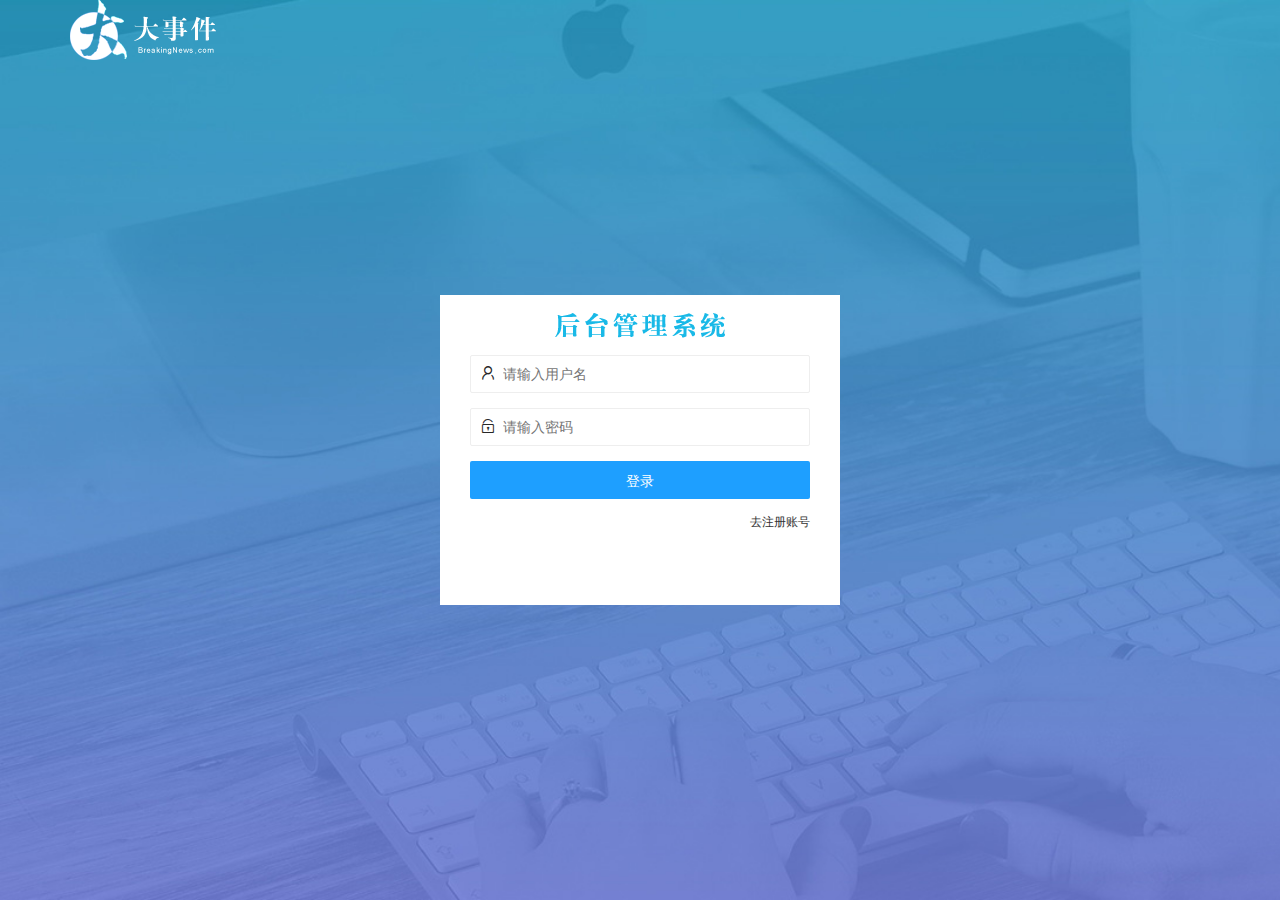
<file: login.html>
<!DOCTYPE html>
<html lang="en">
<head>
    <meta charset="UTF-8">
    <meta http-equiv="X-UA-Compatible" content="IE=edge">
    <meta name="viewport" content="width=device-width, initial-scale=1.0">
    <title>登录注册页面</title>
    <link rel="stylesheet" href="./assets/lib/layui/css/layui.css">
    <link rel="stylesheet" href="./assets/css/login.css">

</head>
<body>
    <!-- 头部的logo区域 -->
    <div class="layui-main">
        <img src="./assets/images/logo.png" alt="">
    </div>
    <!-- 登录注册区域 -->
    <div class="loginAndRegBox">
        <div class="title-box"></div>
        <!-- 登录部分 -->
        <div class="login_box">
            <form class="layui-form" id="form_login">
                <!-- 用户名 -->
                <div class="layui-form-item">
                    <i class="layui-icon layui-icon-username"></i> 
                    <input type="text" name="username" required lay-verify="required" autocomplete="off" placeholder="请输入用户名" class="layui-input">
                </div>
                <!-- 密码框 -->
                <div class="layui-form-item">
                    <i class="layui-icon layui-icon-password"></i>
                    <input type="password" name="password" required lay-verify="required|pwd" autocomplete="off" placeholder="请输入密码" class="layui-input">
                </div>
                <!-- 登录按钮 -->
                <div class="layui-form-item">
                    <button type="submit" class="layui-btn layui-btn-normal layui-btn-fluid" >登录</button>
                </div>
                <!-- 跳转注册链接 -->
                <div class="layui-form-item links"><a href="javascript:;" id="link_reg">去注册账号</a></div>
            </form>
            
        </div>
        <!-- 注册部分 -->
        <div class="reg_box ">
            <form class="layui-form" id="form_reg">
                <!-- 用户名 -->
                <div class="layui-form-item">
                    <i class="layui-icon layui-icon-username"></i> 
                    <input type="text" name="username" required lay-verify="required" autocomplete="off" placeholder="请输入用户名" class="layui-input">
                </div>
                <!-- 密码框 -->
                <div class="layui-form-item">
                    <i class="layui-icon layui-icon-password"></i>
                    <input type="password" name="password" required lay-verify="required|pwd" autocomplete="off" placeholder="请输入密码" class="layui-input">
                </div>
                <!-- 再次输入密码 -->
                <div class="layui-form-item">
                    <i class="layui-icon layui-icon-password"></i>
                    <input type="password" name="repassword" required lay-verify="required|pwd|repwd" autocomplete="off" placeholder="再次确认密码" class="layui-input">
                </div>
                <!-- 注册按钮 -->
                <div class="layui-form-item">
                    <button class="layui-btn layui-btn-normal layui-btn-fluid" lay-submit lay-filter="formDemo">立即注册</button>
                </div>
                <!-- 跳转登录链接 -->
                <div class="layui-form-item links"><a href="javascript:;" id="link_login">去登录账号</a></div>
            </form>
        </div>
    </div>
    <!-- 导入layui.js文件 -->
    <script src="./assets/lib/layui/layui.all.js"></script>
    <!-- 导入jQuery.js文件 -->
    <script src="./assets/lib/jquery.js"></script>
    <script src="./assets/js/baseAPI.js"></script>
    <!-- 导入自己的js文件 -->
    <script src="./assets/js/login.js"></script>
</body>
</html>
</file>
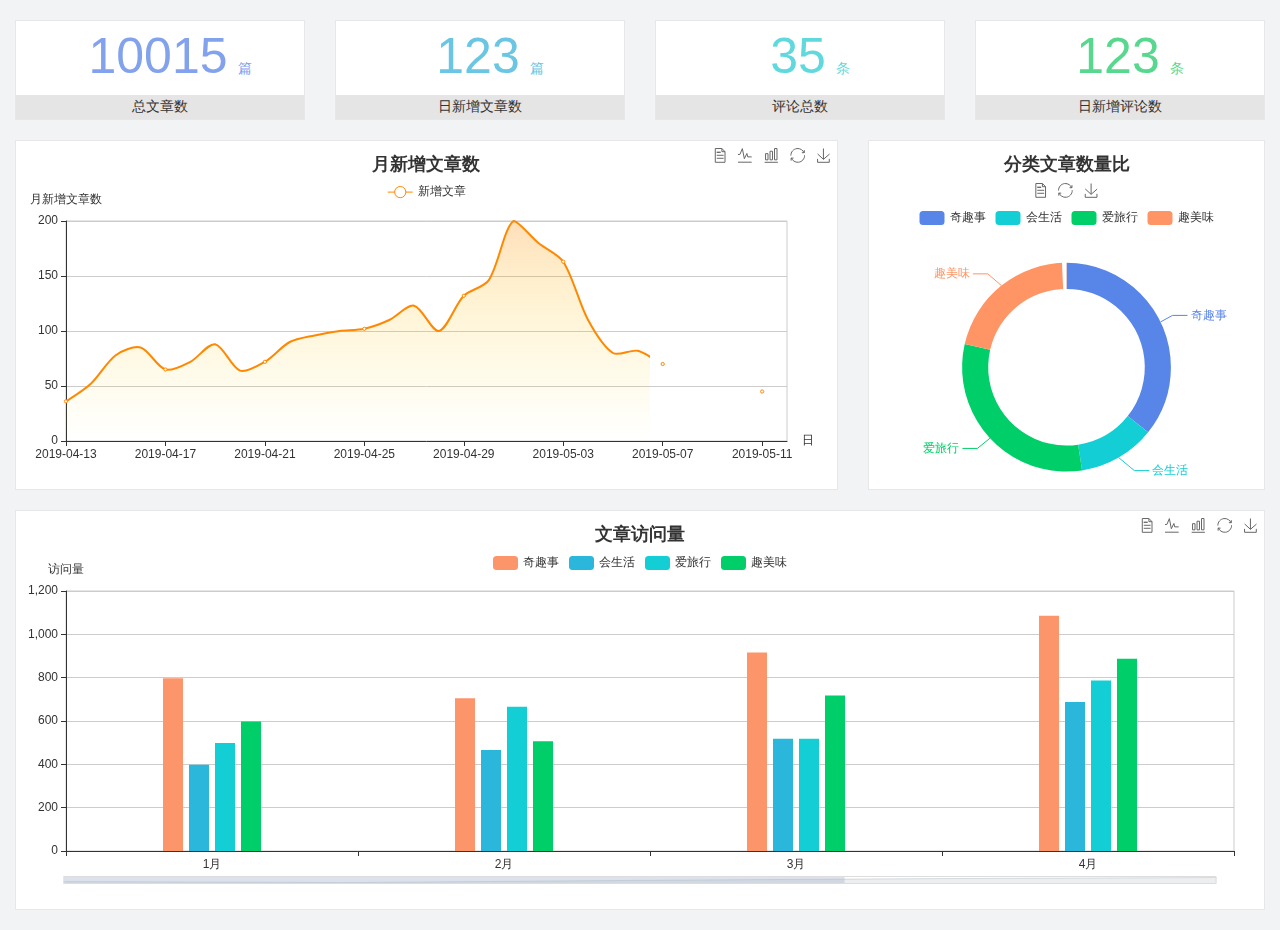
<file: home/dashboard.html>
<!DOCTYPE html>
<html lang="en">

<head>
  <meta charset="UTF-8">
  <meta name="viewport" content="width=device-width, initial-scale=1.0">
  <meta http-equiv="X-UA-Compatible" content="ie=edge">
  <title>图表统计</title>
  <link rel="stylesheet" href="../../assets/lib/bootstrap.css" />
  <link rel="stylesheet" href="../../assets/lib/main.css" />
  <script src="../../assets/lib/jquery.js"></script>
  <script type="text/javascript" src="../../assets/lib/echarts.min.js"></script>
</head>

<body>
  <div class="container-fluid">
    <div class="row spannel_list">
      <div class="col-sm-3 col-xs-6">
        <div class="spannel">
          <em>10015</em><span>篇</span>
          <b>总文章数</b>
        </div>
      </div>
      <div class="col-sm-3 col-xs-6">
        <div class="spannel scolor01">
          <em>123</em><span>篇</span>
          <b>日新增文章数</b>
        </div>
      </div>
      <div class="col-sm-3 col-xs-6">
        <div class="spannel scolor02">
          <em>35</em><span>条</span>
          <b>评论总数</b>
        </div>
      </div>
      <div class="col-sm-3 col-xs-6">
        <div class="spannel scolor03">
          <em>123</em><span>条</span>
          <b>日新增评论数</b>
        </div>
      </div>
    </div>
  </div>

  <div class="container-fluid">
    <div class="row curve-pie">
      <div class="col-lg-8 col-md-8">
        <div class="gragh_pannel" id="curve_show"></div>
      </div>
      <div class="col-lg-4 col-md-4">
        <div class="gragh_pannel" id="pie_show"></div>
      </div>
    </div>
  </div>

  <div class="container-fluid">
    <div class="column_pannel" id="column_show"></div>
  </div>

  <script>
    var oChart = echarts.init(document.getElementById('curve_show'));
    var aList_all = [
      { 'count': 36, 'date': '2019-04-13' },
      { 'count': 52, 'date': '2019-04-14' },
      { 'count': 78, 'date': '2019-04-15' },
      { 'count': 85, 'date': '2019-04-16' },
      { 'count': 65, 'date': '2019-04-17' },
      { 'count': 72, 'date': '2019-04-18' },
      { 'count': 88, 'date': '2019-04-19' },
      { 'count': 64, 'date': '2019-04-20' },
      { 'count': 72, 'date': '2019-04-21' },
      { 'count': 90, 'date': '2019-04-22' },
      { 'count': 96, 'date': '2019-04-23' },
      { 'count': 100, 'date': '2019-04-24' },
      { 'count': 102, 'date': '2019-04-25' },
      { 'count': 110, 'date': '2019-04-26' },
      { 'count': 123, 'date': '2019-04-27' },
      { 'count': 100, 'date': '2019-04-28' },
      { 'count': 132, 'date': '2019-04-29' },
      { 'count': 146, 'date': '2019-04-30' },
      { 'count': 200, 'date': '2019-05-01' },
      { 'count': 180, 'date': '2019-05-02' },
      { 'count': 163, 'date': '2019-05-03' },
      { 'count': 110, 'date': '2019-05-04' },
      { 'count': 80, 'date': '2019-05-05' },
      { 'count': 82, 'date': '2019-05-06' },
      { 'count': 70, 'date': '2019-05-07' },
      { 'count': 65, 'date': '2019-05-08' },
      { 'count': 54, 'date': '2019-05-09' },
      { 'count': 40, 'date': '2019-05-10' },
      { 'count': 45, 'date': '2019-05-11' },
      { 'count': 38, 'date': '2019-05-12' },
    ];

    let aCount = [];
    let aDate = [];

    for (var i = 0; i < aList_all.length; i++) {
      aCount.push(aList_all[i].count);
      aDate.push(aList_all[i].date);
    }

    var chartopt = {
      title: {
        text: '月新增文章数',
        left: 'center',
        top: '10'
      },
      tooltip: {
        trigger: 'axis'
      },
      legend: {
        data: ['新增文章'],
        top: '40'
      },
      toolbox: {
        show: true,
        feature: {
          mark: { show: true },
          dataView: { show: true, readOnly: false },
          magicType: { show: true, type: ['line', 'bar'] },
          restore: { show: true },
          saveAsImage: { show: true }
        }
      },
      calculable: true,
      xAxis: [
        {
          name: '日',
          type: 'category',
          boundaryGap: false,
          data: aDate
        }
      ],
      yAxis: [
        {
          name: '月新增文章数',
          type: 'value'
        }
      ],
      series: [
        {
          name: '新增文章',
          type: 'line',
          smooth: true,
          itemStyle: { normal: { areaStyle: { type: 'default' }, color: '#f80' }, lineStyle: { color: '#f80' } },
          data: aCount
        }],
      areaStyle: {
        normal: {
          color: new echarts.graphic.LinearGradient(0, 0, 0, 1, [{
            offset: 0,
            color: 'rgba(255,136,0,0.39)'
          }, {
            offset: .34,
            color: 'rgba(255,180,0,0.25)'
          }, {
            offset: 1,
            color: 'rgba(255,222,0,0.00)'
          }])

        }
      },
      grid: {
        show: true,
        x: 50,
        x2: 50,
        y: 80,
        height: 220
      }
    };

    oChart.setOption(chartopt);


    var oPie = echarts.init(document.getElementById('pie_show'));
    var oPieopt =
    {
      title: {
        top: 10,
        text: '分类文章数量比',
        x: 'center'
      },
      tooltip: {
        trigger: 'item',
        formatter: "{a} <br/>{b} : {c} ({d}%)"
      },
      color: ['#5885e8', '#13cfd5', '#00ce68', '#ff9565'],
      legend: {
        x: 'center',
        top: 65,
        data: ['奇趣事', '会生活', '爱旅行', '趣美味']
      },
      toolbox: {
        show: true,
        x: 'center',
        top: 35,
        feature: {
          mark: { show: true },
          dataView: { show: true, readOnly: false },
          magicType: {
            show: true,
            type: ['pie', 'funnel'],
            option: {
              funnel: {
                x: '25%',
                width: '50%',
                funnelAlign: 'left',
                max: 1548
              }
            }
          },
          restore: { show: true },
          saveAsImage: { show: true }
        }
      },
      calculable: true,
      series: [
        {
          name: '访问来源',
          type: 'pie',
          radius: ['45%', '60%'],
          center: ['50%', '65%'],
          data: [
            { value: 300, name: '奇趣事' },
            { value: 100, name: '会生活' },
            { value: 260, name: '爱旅行' },
            { value: 180, name: '趣美味' }
          ]
        }
      ]
    };
    oPie.setOption(oPieopt);



    var oColumn = this.echarts.init(document.getElementById('column_show'));
    var oColumnopt =
    {
      title: {
        text: '文章访问量',
        left: 'center',
        top: '10'
      },
      tooltip: {
        trigger: 'axis'
      },
      legend: {
        data: ['奇趣事', '会生活', '爱旅行', '趣美味'],
        top: '40'
      },
      toolbox: {
        show: true,
        feature: {
          mark: { show: true },
          dataView: { show: true, readOnly: false },
          magicType: { show: true, type: ['line', 'bar'] },
          restore: { show: true },
          saveAsImage: { show: true }
        }
      },
      calculable: true,
      xAxis: [
        {
          type: 'category',
          data: ['1月', '2月', '3月', '4月', '5月']
        }
      ],
      yAxis: [
        {
          name: '访问量',
          type: 'value'
        }
      ],
      series: [
        {
          name: '奇趣事',
          type: 'bar',
          barWidth: 20,
          itemStyle: {
            normal: { areaStyle: { type: 'default' }, color: '#fd956a' }
          },
          data: [800, 708, 920, 1090, 1200]
        },
        {
          name: '会生活',
          type: 'bar',
          barWidth: 20,
          itemStyle: {
            normal: { areaStyle: { type: 'default' }, color: '#2bb6db' }
          },
          data: [400, 468, 520, 690, 800]
        },
        {
          name: '爱旅行',
          type: 'bar',
          barWidth: 20,
          itemStyle: {
            normal: { areaStyle: { type: 'default' }, color: '#13cfd5' }
          },
          data: [500, 668, 520, 790, 900]
        },
        {
          name: '趣美味',
          type: 'bar',
          barWidth: 20,
          itemStyle: {
            normal: { areaStyle: { type: 'default' }, color: '#00ce68' }
          },
          data: [600, 508, 720, 890, 1000]
        }
      ],
      grid: {
        show: true,
        x: 50,
        x2: 30,
        y: 80,
        height: 260
      },
      dataZoom: [//给x轴设置滚动条
        {
          start: 0,//默认为0
          end: 100 - 1000 / 31,//默认为100
          type: 'slider',
          show: true,
          xAxisIndex: [0],
          handleSize: 0,//滑动条的 左右2个滑动条的大小
          height: 8,//组件高度
          left: 45, //左边的距离
          right: 50,//右边的距离
          bottom: 26,//右边的距离
          handleColor: '#ddd',//h滑动图标的颜色
          handleStyle: {
            borderColor: "#cacaca",
            borderWidth: "1",
            shadowBlur: 2,
            background: "#ddd",
            shadowColor: "#ddd",
          }
        }]
    };
    oColumn.setOption(oColumnopt);
  </script>
</body>

</html>
</file>
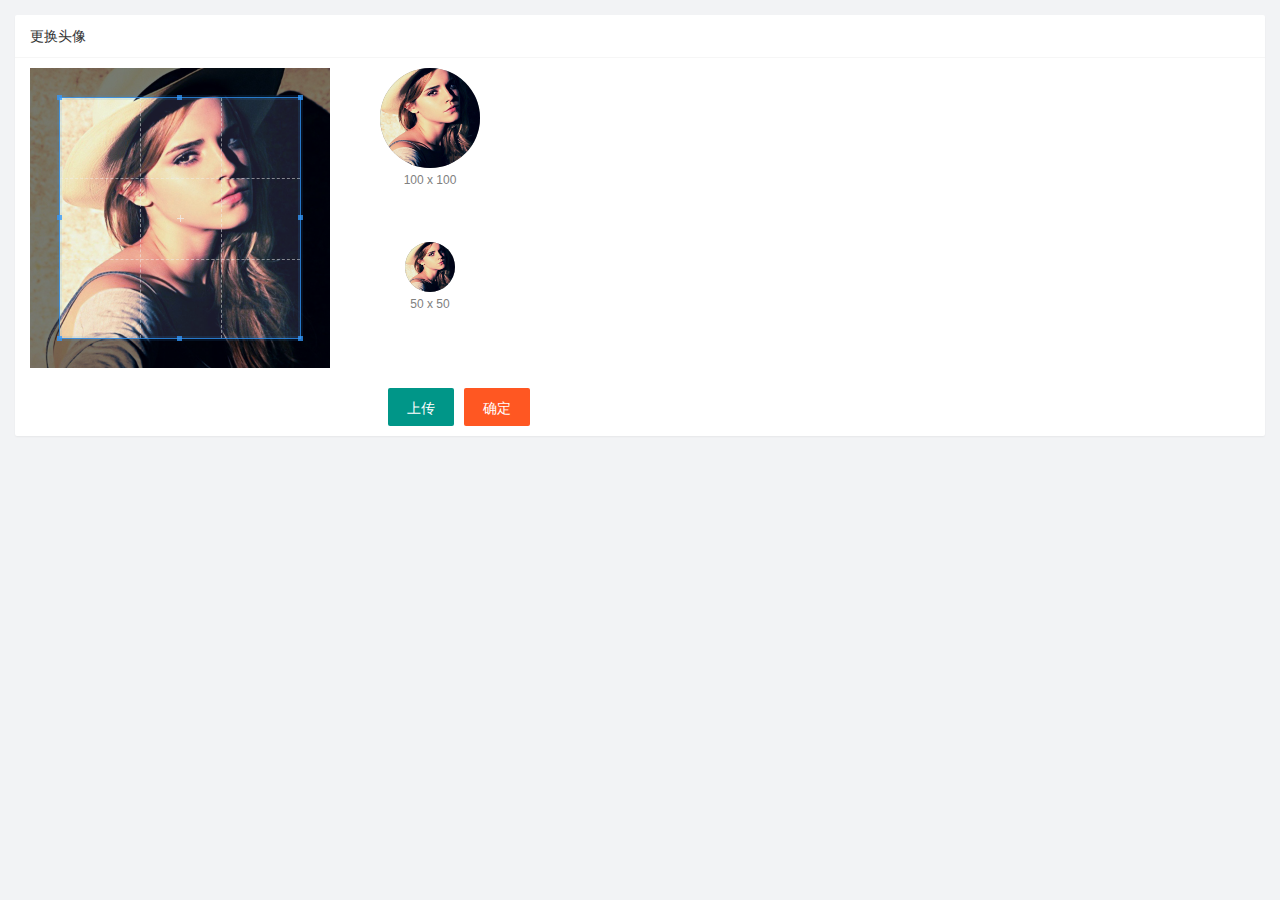
<file: user/user_avatar.html>
<!DOCTYPE html>
<html lang="en">
<head>
    <meta charset="UTF-8">
    <meta http-equiv="X-UA-Compatible" content="IE=edge">
    <meta name="viewport" content="width=device-width, initial-scale=1.0">
    <title>Document</title>
    <link rel="stylesheet" href="../assets/lib/cropper/cropper.css">
    <link rel="stylesheet" href="../assets/lib/layui/css/layui.css">
    <link rel="stylesheet" href="../assets/css/user/user_avatar.css">
</head>
<body>
    <div class="layui-card">
        <div class="layui-card-header">更换头像</div>
        <div class="layui-card-body">
            <!-- 第一行的图片裁剪和预览区域 -->
            <div class="row1">
            <!-- 图片裁剪区域 -->
            <div class="cropper-box">
              <!-- 这个 img 标签很重要，将来会把它初始化为裁剪区域 -->
              <img id="image" src="/assets/images/sample.jpg" />
            </div>
            <!-- 图片的预览区域 -->
            <div class="preview-box">
              <div>
                <!-- 宽高为 100px 的预览区域 -->
                <div class="img-preview w100"></div>
                <p class="size">100 x 100</p>
              </div>
              <div>
                <!-- 宽高为 50px 的预览区域 -->
                <div class="img-preview w50"></div>
                <p class="size">50 x 50</p>
              </div>
            </div>
            </div>
  
            <!-- 第二行的按钮区域 -->
            <div class="row2">
            <!-- 通过 accept 属性，可以指定，允许用户选择什么类型的文件 -->
            <input type="file" id="file" accept="image/png,image/jpeg" />
            <button type="button" class="layui-btn" id="btnChooseImage">上传</button>
            <button type="button" class="layui-btn layui-btn-danger" id="btnUpload">确定</button>
            </div>
        </div>
    </div>

    <script src="../assets/lib/layui/layui.all.js"></script>
    <script src="../assets/lib/jquery.js"></script>
    <script src="../assets/lib/cropper/Cropper.js"></script>
    <script src="../assets/lib/cropper/jquery-cropper.js"></script>
    <script src="../assets/js/baseAPI.js"></script>
    <script src="../assets/js/user/user_avatar.js"></script>

</body>
</html>
</file>
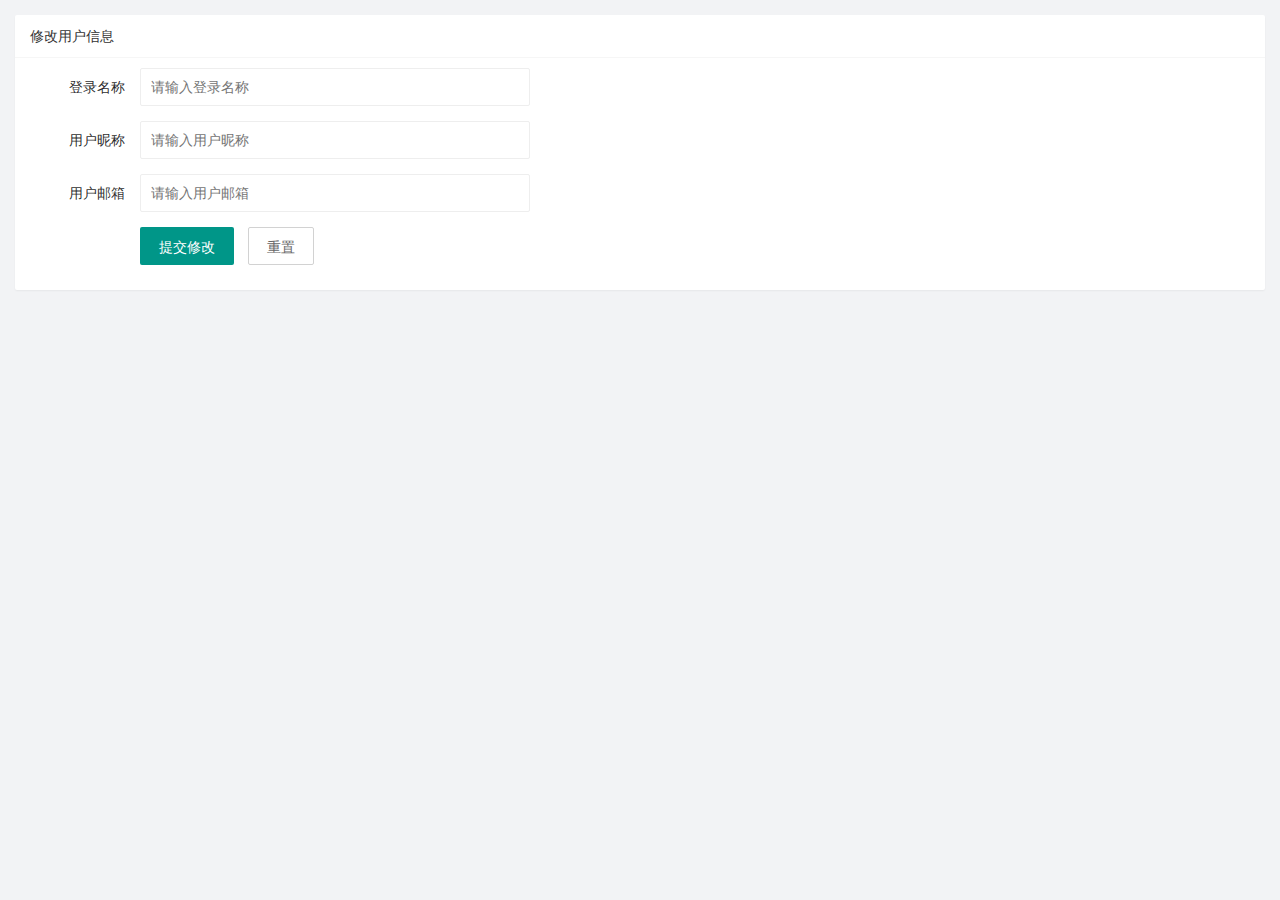
<file: user/user_info.html>
<!DOCTYPE html>
<html lang="en">
<head>
    <meta charset="UTF-8">
    <meta http-equiv="X-UA-Compatible" content="IE=edge">
    <meta name="viewport" content="width=device-width, initial-scale=1.0">
    <title>Document</title>
    <!-- 导入layui的样式 -->
    <link rel="stylesheet" href="../assets/lib/layui/css/layui.css">
    <!-- 导入自己的样式 -->
    <link rel="stylesheet" href="../assets/css/user/user_info.css">
</head>
<body>
    <!-- 卡片区域 -->
    <div class="layui-card">
        <div class="layui-card-header">修改用户信息</div>
        <div class="layui-card-body">
            <!-- 表单区域 -->
            <form class="layui-form" lay-filter="formUserInfo">
                <!-- 这是隐藏域 -->
                <input type="hidden" name="id" value=""/>
                <div class="layui-form-item">
                  <label class="layui-form-label">登录名称</label>
                  <div class="layui-input-block">
                    <input type="text" name="username" required  lay-verify="required" placeholder="请输入登录名称" autocomplete="off" class="layui-input">
                  </div>
                </div>
                <div class="layui-form-item">
                    <label class="layui-form-label">用户昵称</label>
                    <div class="layui-input-block">
                      <input type="text" name="nickname" required  lay-verify="required|nickname" placeholder="请输入用户昵称" autocomplete="off" class="layui-input">
                    </div>
                  </div>
                  <div class="layui-form-item">
                    <label class="layui-form-label">用户邮箱</label>
                    <div class="layui-input-block">
                      <input type="text" name="email" required  lay-verify="required|email" placeholder="请输入用户邮箱" autocomplete="off" class="layui-input">
                    </div>
                  </div>
                  <div class="layui-form-item">
                    <div class="layui-input-block">
                      <button class="layui-btn" lay-submit lay-filter="formDemo">提交修改</button>
                      <button type="reset" class="layui-btn layui-btn-primary" id="btnReset">重置</button>
                    </div>
                  </div>
            </form>
        </div>
    </div>


      <!-- 导入layui的js -->
      <script src="../assets/lib/layui/layui.all.js"></script>
      <!-- 导入jQuery -->
      <script src="../assets/lib/jquery.js"></script>
      <!-- 导入baseAPI -->
      <script src="../assets/js/baseAPI.js"></script>
      <!-- 导入自己的js -->
      <script src="../assets/js/user/user_info.js"></script>
</body>
</html>
</file>
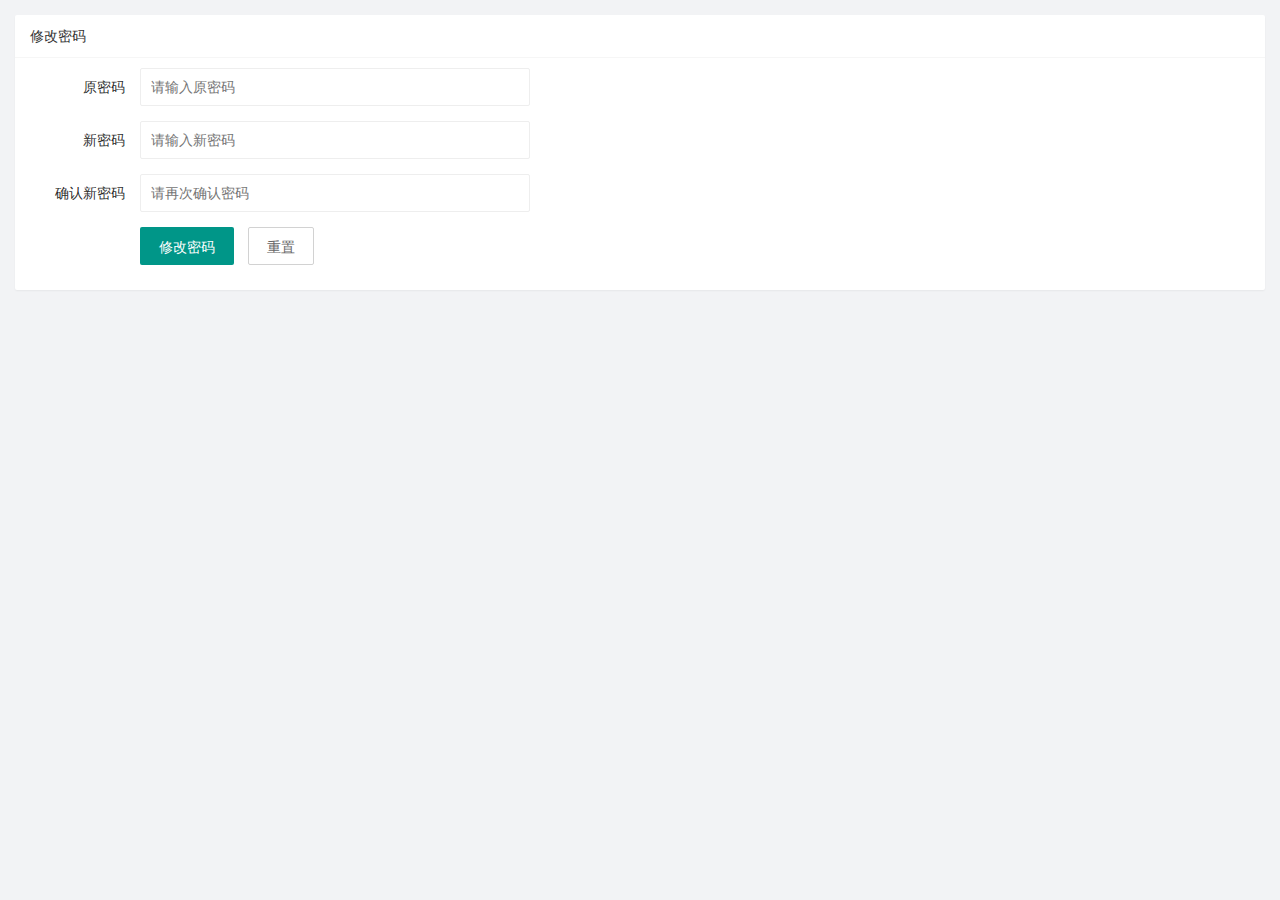
<file: user/user_pwd.html>
<!DOCTYPE html>
<html lang="en">
<head>
    <meta charset="UTF-8">
    <meta http-equiv="X-UA-Compatible" content="IE=edge">
    <meta name="viewport" content="width=device-width, initial-scale=1.0">
    <title>Document</title>
    <!-- 导入layui的样式表 -->
    <link rel="stylesheet" href="../assets/lib/layui/css/layui.css">
    <!-- 导入自己的样式表 -->
    <link rel="stylesheet" href="../assets/css/user/user_info.css">
</head>
<body>
    <!-- 卡片面板 -->
    <div class="layui-card">
        <div class="layui-card-header">修改密码</div>
        <div class="layui-card-body">
          <!-- 表单区域 -->
            <form class="layui-form" >
                <div class="layui-form-item">
                  <label class="layui-form-label">原密码</label>
                  <div class="layui-input-block">
                    <input type="password" name="oldPwd" required  lay-verify="required|pwd" placeholder="请输入原密码" autocomplete="off" class="layui-input">
                  </div>
                </div>
                <div class="layui-form-item">
                    <label class="layui-form-label">新密码</label>
                    <div class="layui-input-block">
                      <input type="password" name="newPwd" required  lay-verify="required|pwd|samePwd" placeholder="请输入新密码" autocomplete="off" class="layui-input">
                    </div>
                </div>
                <div class="layui-form-item">
                    <label class="layui-form-label">确认新密码</label>
                    <div class="layui-input-block">
                      <input type="password" name="rePwd" required  lay-verify="required|pwd|rePwd" placeholder="请再次确认密码" autocomplete="off" class="layui-input">
                    </div>
                </div>
                <div class="layui-form-item">
                    <div class="layui-input-block">
                      <button class="layui-btn" lay-submit lay-filter="formDemo">修改密码</button>
                      <button type="reset" class="layui-btn layui-btn-primary">重置</button>
                    </div>
                </div>
            </form>
        </div>
      </div>


    <!-- 导入layui的js -->
    <script src="../assets/lib/layui/layui.all.js"></script>
    <!-- 导入jQuery -->
    <script src="../assets/lib/jquery.js"></script>
    <!-- 导入baseAPI的js文件 -->
    <script src="../assets/js/baseAPI.js"></script>
    <!-- 导入自己的js文件 -->
    <script src="../assets/js/user/user_pwd.js"></script>
</body>
</html>
</file>
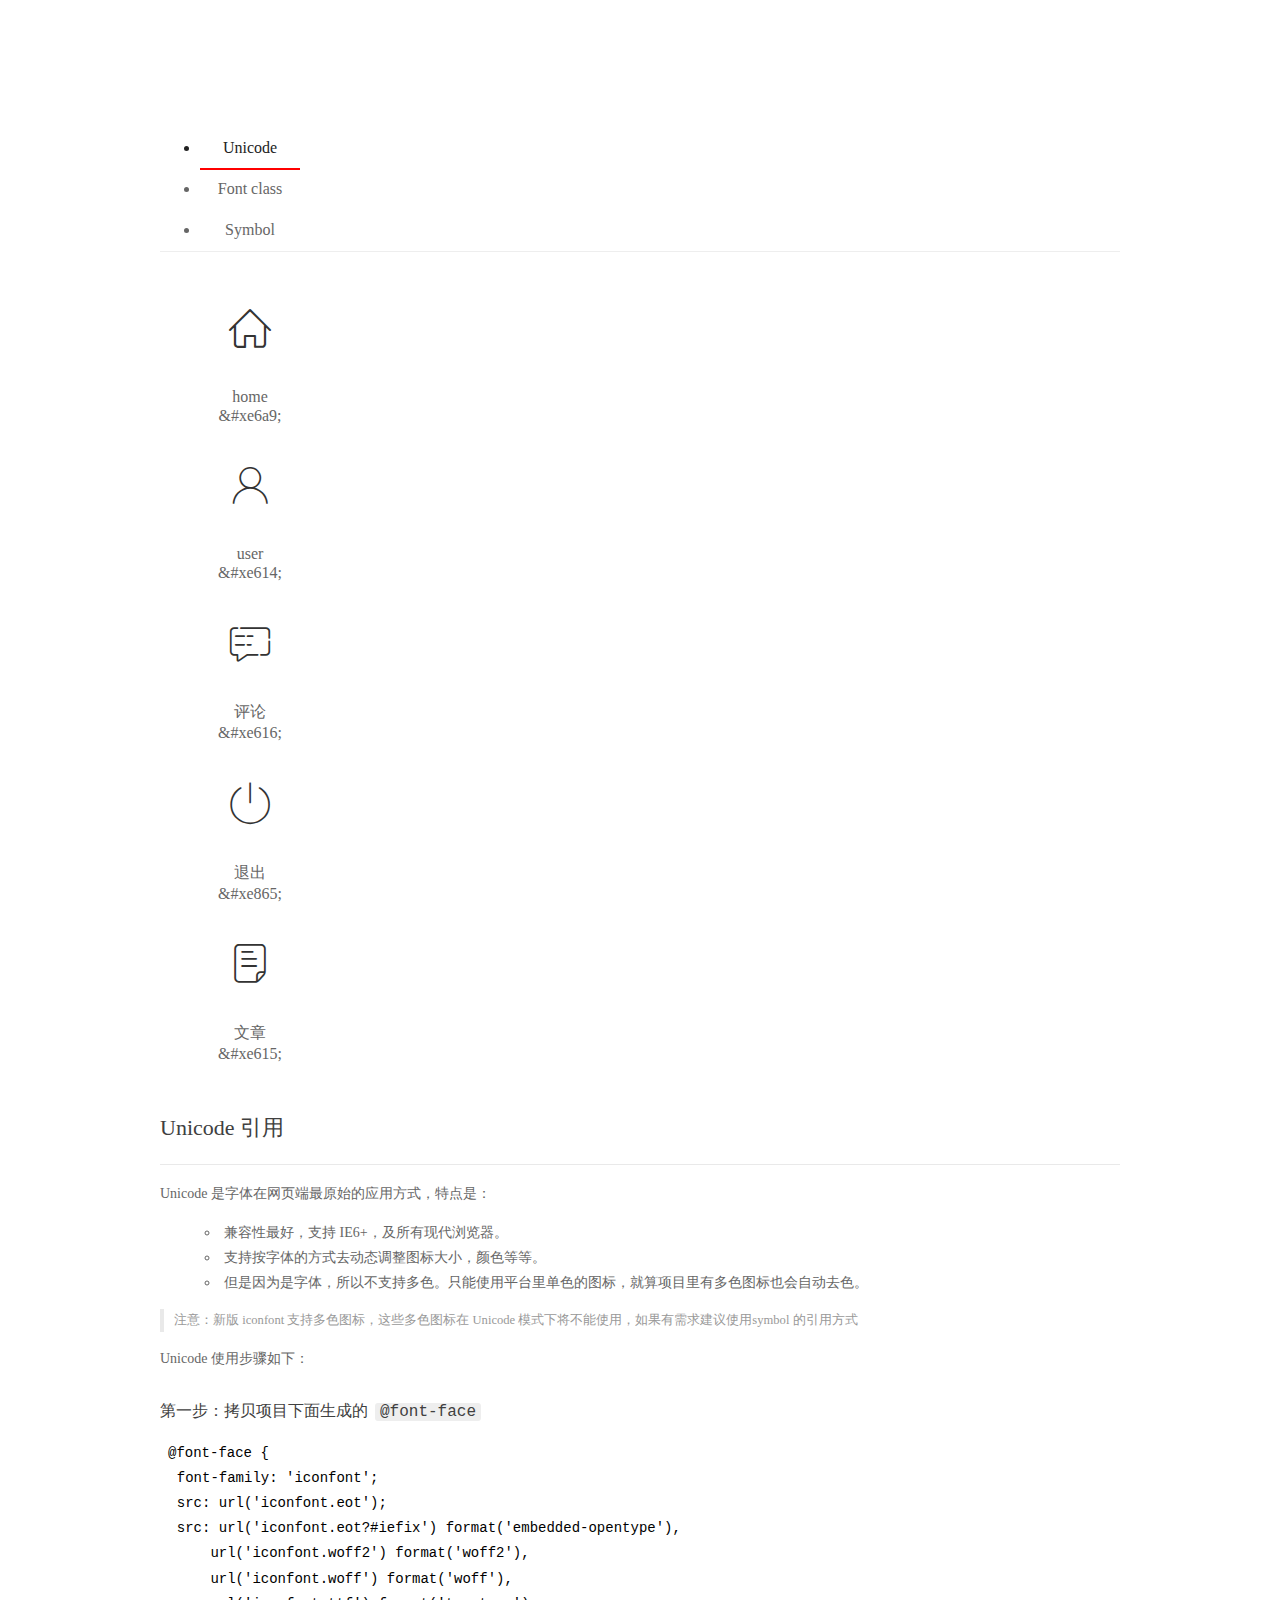
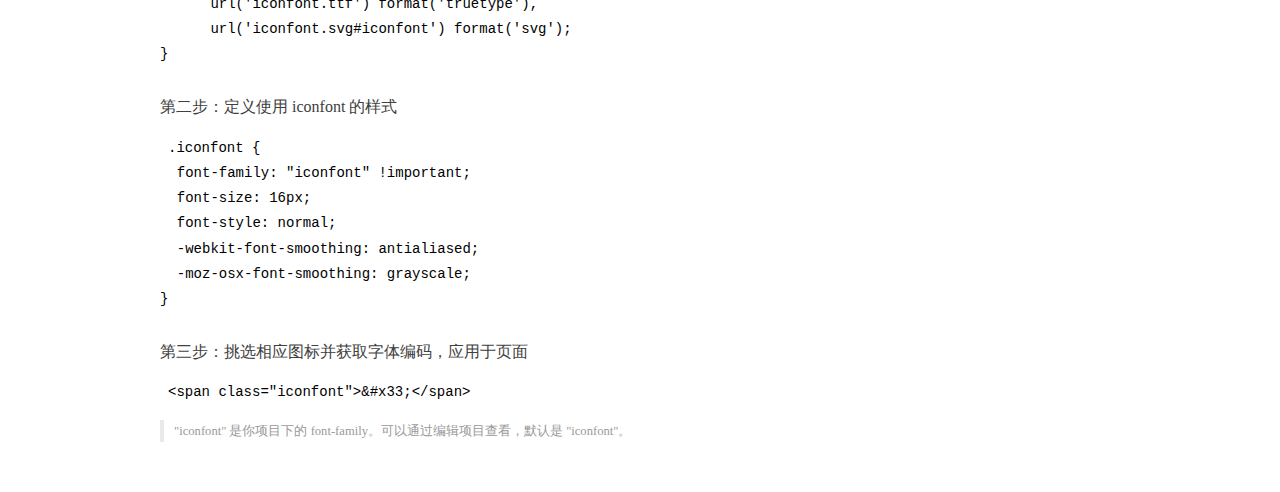
<file: assets/fonts/demo_index.html>
<!DOCTYPE html>
<html>
<head>
  <meta charset="utf-8"/>
  <title>IconFont Demo</title>
  <link rel="shortcut icon" href="https://gtms04.alicdn.com/tps/i4/TB1_oz6GVXXXXaFXpXXJDFnIXXX-64-64.ico" type="image/x-icon"/>
  <link rel="stylesheet" href="https://g.alicdn.com/thx/cube/1.3.2/cube.min.css">
  <link rel="stylesheet" href="demo.css">
  <link rel="stylesheet" href="iconfont.css">
  <script src="iconfont.js"></script>
  <!-- jQuery -->
  <script src="https://a1.alicdn.com/oss/uploads/2018/12/26/7bfddb60-08e8-11e9-9b04-53e73bb6408b.js"></script>
  <!-- 代码高亮 -->
  <script src="https://a1.alicdn.com/oss/uploads/2018/12/26/a3f714d0-08e6-11e9-8a15-ebf944d7534c.js"></script>
</head>
<body>
  <div class="main">
    <h1 class="logo"><a href="https://www.iconfont.cn/" title="iconfont 首页" target="_blank">&#xe86b;</a></h1>
    <div class="nav-tabs">
      <ul id="tabs" class="dib-box">
        <li class="dib active"><span>Unicode</span></li>
        <li class="dib"><span>Font class</span></li>
        <li class="dib"><span>Symbol</span></li>
      </ul>
      
    </div>
    <div class="tab-container">
      <div class="content unicode" style="display: block;">
          <ul class="icon_lists dib-box">
          
            <li class="dib">
              <span class="icon iconfont">&#xe6a9;</span>
                <div class="name">home</div>
                <div class="code-name">&amp;#xe6a9;</div>
              </li>
          
            <li class="dib">
              <span class="icon iconfont">&#xe614;</span>
                <div class="name">user</div>
                <div class="code-name">&amp;#xe614;</div>
              </li>
          
            <li class="dib">
              <span class="icon iconfont">&#xe616;</span>
                <div class="name">评论</div>
                <div class="code-name">&amp;#xe616;</div>
              </li>
          
            <li class="dib">
              <span class="icon iconfont">&#xe865;</span>
                <div class="name">退出</div>
                <div class="code-name">&amp;#xe865;</div>
              </li>
          
            <li class="dib">
              <span class="icon iconfont">&#xe615;</span>
                <div class="name">文章</div>
                <div class="code-name">&amp;#xe615;</div>
              </li>
          
          </ul>
          <div class="article markdown">
          <h2 id="unicode-">Unicode 引用</h2>
          <hr>

          <p>Unicode 是字体在网页端最原始的应用方式，特点是：</p>
          <ul>
            <li>兼容性最好，支持 IE6+，及所有现代浏览器。</li>
            <li>支持按字体的方式去动态调整图标大小，颜色等等。</li>
            <li>但是因为是字体，所以不支持多色。只能使用平台里单色的图标，就算项目里有多色图标也会自动去色。</li>
          </ul>
          <blockquote>
            <p>注意：新版 iconfont 支持多色图标，这些多色图标在 Unicode 模式下将不能使用，如果有需求建议使用symbol 的引用方式</p>
          </blockquote>
          <p>Unicode 使用步骤如下：</p>
          <h3 id="-font-face">第一步：拷贝项目下面生成的 <code>@font-face</code></h3>
<pre><code class="language-css"
>@font-face {
  font-family: 'iconfont';
  src: url('iconfont.eot');
  src: url('iconfont.eot?#iefix') format('embedded-opentype'),
      url('iconfont.woff2') format('woff2'),
      url('iconfont.woff') format('woff'),
      url('iconfont.ttf') format('truetype'),
      url('iconfont.svg#iconfont') format('svg');
}
</code></pre>
          <h3 id="-iconfont-">第二步：定义使用 iconfont 的样式</h3>
<pre><code class="language-css"
>.iconfont {
  font-family: "iconfont" !important;
  font-size: 16px;
  font-style: normal;
  -webkit-font-smoothing: antialiased;
  -moz-osx-font-smoothing: grayscale;
}
</code></pre>
          <h3 id="-">第三步：挑选相应图标并获取字体编码，应用于页面</h3>
<pre>
<code class="language-html"
>&lt;span class="iconfont"&gt;&amp;#x33;&lt;/span&gt;
</code></pre>
          <blockquote>
            <p>"iconfont" 是你项目下的 font-family。可以通过编辑项目查看，默认是 "iconfont"。</p>
          </blockquote>
          </div>
      </div>
      <div class="content font-class">
        <ul class="icon_lists dib-box">
          
          <li class="dib">
            <span class="icon iconfont icon-home"></span>
            <div class="name">
              home
            </div>
            <div class="code-name">.icon-home
            </div>
          </li>
          
          <li class="dib">
            <span class="icon iconfont icon-user"></span>
            <div class="name">
              user
            </div>
            <div class="code-name">.icon-user
            </div>
          </li>
          
          <li class="dib">
            <span class="icon iconfont icon-pinglun"></span>
            <div class="name">
              评论
            </div>
            <div class="code-name">.icon-pinglun
            </div>
          </li>
          
          <li class="dib">
            <span class="icon iconfont icon-tuichu"></span>
            <div class="name">
              退出
            </div>
            <div class="code-name">.icon-tuichu
            </div>
          </li>
          
          <li class="dib">
            <span class="icon iconfont icon-16"></span>
            <div class="name">
              文章
            </div>
            <div class="code-name">.icon-16
            </div>
          </li>
          
        </ul>
        <div class="article markdown">
        <h2 id="font-class-">font-class 引用</h2>
        <hr>

        <p>font-class 是 Unicode 使用方式的一种变种，主要是解决 Unicode 书写不直观，语意不明确的问题。</p>
        <p>与 Unicode 使用方式相比，具有如下特点：</p>
        <ul>
          <li>兼容性良好，支持 IE8+，及所有现代浏览器。</li>
          <li>相比于 Unicode 语意明确，书写更直观。可以很容易分辨这个 icon 是什么。</li>
          <li>因为使用 class 来定义图标，所以当要替换图标时，只需要修改 class 里面的 Unicode 引用。</li>
          <li>不过因为本质上还是使用的字体，所以多色图标还是不支持的。</li>
        </ul>
        <p>使用步骤如下：</p>
        <h3 id="-fontclass-">第一步：引入项目下面生成的 fontclass 代码：</h3>
<pre><code class="language-html">&lt;link rel="stylesheet" href="./iconfont.css"&gt;
</code></pre>
        <h3 id="-">第二步：挑选相应图标并获取类名，应用于页面：</h3>
<pre><code class="language-html">&lt;span class="iconfont icon-xxx"&gt;&lt;/span&gt;
</code></pre>
        <blockquote>
          <p>"
            iconfont" 是你项目下的 font-family。可以通过编辑项目查看，默认是 "iconfont"。</p>
        </blockquote>
      </div>
      </div>
      <div class="content symbol">
          <ul class="icon_lists dib-box">
          
            <li class="dib">
                <svg class="icon svg-icon" aria-hidden="true">
                  <use xlink:href="#icon-home"></use>
                </svg>
                <div class="name">home</div>
                <div class="code-name">#icon-home</div>
            </li>
          
            <li class="dib">
                <svg class="icon svg-icon" aria-hidden="true">
                  <use xlink:href="#icon-user"></use>
                </svg>
                <div class="name">user</div>
                <div class="code-name">#icon-user</div>
            </li>
          
            <li class="dib">
                <svg class="icon svg-icon" aria-hidden="true">
                  <use xlink:href="#icon-pinglun"></use>
                </svg>
                <div class="name">评论</div>
                <div class="code-name">#icon-pinglun</div>
            </li>
          
            <li class="dib">
                <svg class="icon svg-icon" aria-hidden="true">
                  <use xlink:href="#icon-tuichu"></use>
                </svg>
                <div class="name">退出</div>
                <div class="code-name">#icon-tuichu</div>
            </li>
          
            <li class="dib">
                <svg class="icon svg-icon" aria-hidden="true">
                  <use xlink:href="#icon-16"></use>
                </svg>
                <div class="name">文章</div>
                <div class="code-name">#icon-16</div>
            </li>
          
          </ul>
          <div class="article markdown">
          <h2 id="symbol-">Symbol 引用</h2>
          <hr>

          <p>这是一种全新的使用方式，应该说这才是未来的主流，也是平台目前推荐的用法。相关介绍可以参考这篇<a href="">文章</a>
            这种用法其实是做了一个 SVG 的集合，与另外两种相比具有如下特点：</p>
          <ul>
            <li>支持多色图标了，不再受单色限制。</li>
            <li>通过一些技巧，支持像字体那样，通过 <code>font-size</code>, <code>color</code> 来调整样式。</li>
            <li>兼容性较差，支持 IE9+，及现代浏览器。</li>
            <li>浏览器渲染 SVG 的性能一般，还不如 png。</li>
          </ul>
          <p>使用步骤如下：</p>
          <h3 id="-symbol-">第一步：引入项目下面生成的 symbol 代码：</h3>
<pre><code class="language-html">&lt;script src="./iconfont.js"&gt;&lt;/script&gt;
</code></pre>
          <h3 id="-css-">第二步：加入通用 CSS 代码（引入一次就行）：</h3>
<pre><code class="language-html">&lt;style&gt;
.icon {
  width: 1em;
  height: 1em;
  vertical-align: -0.15em;
  fill: currentColor;
  overflow: hidden;
}
&lt;/style&gt;
</code></pre>
          <h3 id="-">第三步：挑选相应图标并获取类名，应用于页面：</h3>
<pre><code class="language-html">&lt;svg class="icon" aria-hidden="true"&gt;
  &lt;use xlink:href="#icon-xxx"&gt;&lt;/use&gt;
&lt;/svg&gt;
</code></pre>
          </div>
      </div>

    </div>
  </div>
  <script>
  $(document).ready(function () {
      $('.tab-container .content:first').show()

      $('#tabs li').click(function (e) {
        var tabContent = $('.tab-container .content')
        var index = $(this).index()

        if ($(this).hasClass('active')) {
          return
        } else {
          $('#tabs li').removeClass('active')
          $(this).addClass('active')

          tabContent.hide().eq(index).fadeIn()
        }
      })
    })
  </script>
</body>
</html>
</file>
<file: assets/lib/layui/css/layui.css>
.layui-inline,img{display:inline-block;vertical-align:middle}h1,h2,h3,h4,h5,h6{font-weight:400}a,body{color:#333}.layui-edge,.layui-header,.layui-inline,.layui-main{position:relative}.layui-edge,hr{height:0;overflow:hidden}.layui-layout-body,.layui-side,.layui-side-scroll{overflow-x:hidden}.layui-edge,.layui-elip,hr{overflow:hidden}.layui-btn,.layui-edge,.layui-inline,img{vertical-align:middle}.layui-btn,.layui-disabled,.layui-icon,.layui-unselect{-moz-user-select:none;-webkit-user-select:none;-ms-user-select:none}blockquote,body,button,dd,div,dl,dt,form,h1,h2,h3,h4,h5,h6,input,li,ol,p,pre,td,textarea,th,ul{margin:0;padding:0;-webkit-tap-highlight-color:rgba(0,0,0,0)}a:active,a:hover{outline:0}img{border:none}li{list-style:none}table{border-collapse:collapse;border-spacing:0}h4,h5,h6{font-size:100%}button,input,optgroup,option,select,textarea{font-family:inherit;font-size:inherit;font-style:inherit;font-weight:inherit;outline:0}pre{white-space:pre-wrap;white-space:-moz-pre-wrap;white-space:-pre-wrap;white-space:-o-pre-wrap;word-wrap:break-word}body{line-height:1.6;color:rgba(0,0,0,.85);font:14px Helvetica Neue,Helvetica,PingFang SC,Tahoma,Arial,sans-serif}hr{line-height:0;margin:10px 0;padding:0;border:none!important;border-bottom:1px solid #eee!important;clear:both;background:0 0}a{text-decoration:none}a:hover{color:#777}a cite{font-style:normal;*cursor:pointer}.layui-border-box,.layui-border-box *{box-sizing:border-box}.layui-box,.layui-box *{box-sizing:content-box}.layui-clear{clear:both;*zoom:1}.layui-clear:after{content:'\20';clear:both;*zoom:1;display:block;height:0}.layui-inline{*display:inline;*zoom:1}.layui-btn,.layui-btn-group,.layui-edge{display:inline-block}.layui-edge{width:0;border-width:6px;border-style:dashed;border-color:transparent}.layui-edge-top{top:-4px;border-bottom-color:#999;border-bottom-style:solid}.layui-edge-right{border-left-color:#999;border-left-style:solid}.layui-edge-bottom{top:2px;border-top-color:#999;border-top-style:solid}.layui-edge-left{border-right-color:#999;border-right-style:solid}.layui-elip{text-overflow:ellipsis;white-space:nowrap}.layui-disabled,.layui-disabled:hover{color:#d2d2d2!important;cursor:not-allowed!important}.layui-circle{border-radius:100%}.layui-show{display:block!important}.layui-hide{display:none!important}.layui-show-v{visibility:visible!important}.layui-hide-v{visibility:hidden!important}@font-face{font-family:layui-icon;src:url(../font/iconfont.eot?v=256);src:url(../font/iconfont.eot?v=256#iefix) format('embedded-opentype'),url(../font/iconfont.woff2?v=256) format('woff2'),url(../font/iconfont.woff?v=256) format('woff'),url(../font/iconfont.ttf?v=256) format('truetype'),url(../font/iconfont.svg?v=256#layui-icon) format('svg')}.layui-icon{font-family:layui-icon!important;font-size:16px;font-style:normal;-webkit-font-smoothing:antialiased;-moz-osx-font-smoothing:grayscale}.layui-icon-reply-fill:before{content:"\e611"}.layui-icon-set-fill:before{content:"\e614"}.layui-icon-menu-fill:before{content:"\e60f"}.layui-icon-search:before{content:"\e615"}.layui-icon-share:before{content:"\e641"}.layui-icon-set-sm:before{content:"\e620"}.layui-icon-engine:before{content:"\e628"}.layui-icon-close:before{content:"\1006"}.layui-icon-close-fill:before{content:"\1007"}.layui-icon-chart-screen:before{content:"\e629"}.layui-icon-star:before{content:"\e600"}.layui-icon-circle-dot:before{content:"\e617"}.layui-icon-chat:before{content:"\e606"}.layui-icon-release:before{content:"\e609"}.layui-icon-list:before{content:"\e60a"}.layui-icon-chart:before{content:"\e62c"}.layui-icon-ok-circle:before{content:"\1005"}.layui-icon-layim-theme:before{content:"\e61b"}.layui-icon-table:before{content:"\e62d"}.layui-icon-right:before{content:"\e602"}.layui-icon-left:before{content:"\e603"}.layui-icon-cart-simple:before{content:"\e698"}.layui-icon-face-cry:before{content:"\e69c"}.layui-icon-face-smile:before{content:"\e6af"}.layui-icon-survey:before{content:"\e6b2"}.layui-icon-tree:before{content:"\e62e"}.layui-icon-ie:before{content:"\e7bb"}.layui-icon-upload-circle:before{content:"\e62f"}.layui-icon-add-circle:before{content:"\e61f"}.layui-icon-download-circle:before{content:"\e601"}.layui-icon-templeate-1:before{content:"\e630"}.layui-icon-util:before{content:"\e631"}.layui-icon-face-surprised:before{content:"\e664"}.layui-icon-edit:before{content:"\e642"}.layui-icon-speaker:before{content:"\e645"}.layui-icon-down:before{content:"\e61a"}.layui-icon-file:before{content:"\e621"}.layui-icon-layouts:before{content:"\e632"}.layui-icon-rate-half:before{content:"\e6c9"}.layui-icon-add-circle-fine:before{content:"\e608"}.layui-icon-prev-circle:before{content:"\e633"}.layui-icon-read:before{content:"\e705"}.layui-icon-404:before{content:"\e61c"}.layui-icon-carousel:before{content:"\e634"}.layui-icon-help:before{content:"\e607"}.layui-icon-code-circle:before{content:"\e635"}.layui-icon-windows:before{content:"\e67f"}.layui-icon-water:before{content:"\e636"}.layui-icon-username:before{content:"\e66f"}.layui-icon-find-fill:before{content:"\e670"}.layui-icon-about:before{content:"\e60b"}.layui-icon-location:before{content:"\e715"}.layui-icon-up:before{content:"\e619"}.layui-icon-pause:before{content:"\e651"}.layui-icon-date:before{content:"\e637"}.layui-icon-layim-uploadfile:before{content:"\e61d"}.layui-icon-delete:before{content:"\e640"}.layui-icon-play:before{content:"\e652"}.layui-icon-top:before{content:"\e604"}.layui-icon-firefox:before{content:"\e686"}.layui-icon-friends:before{content:"\e612"}.layui-icon-refresh-3:before{content:"\e9aa"}.layui-icon-ok:before{content:"\e605"}.layui-icon-layer:before{content:"\e638"}.layui-icon-face-smile-fine:before{content:"\e60c"}.layui-icon-dollar:before{content:"\e659"}.layui-icon-group:before{content:"\e613"}.layui-icon-layim-download:before{content:"\e61e"}.layui-icon-picture-fine:before{content:"\e60d"}.layui-icon-link:before{content:"\e64c"}.layui-icon-diamond:before{content:"\e735"}.layui-icon-log:before{content:"\e60e"}.layui-icon-key:before{content:"\e683"}.layui-icon-rate-solid:before{content:"\e67a"}.layui-icon-fonts-del:before{content:"\e64f"}.layui-icon-unlink:before{content:"\e64d"}.layui-icon-fonts-clear:before{content:"\e639"}.layui-icon-triangle-r:before{content:"\e623"}.layui-icon-circle:before{content:"\e63f"}.layui-icon-radio:before{content:"\e643"}.layui-icon-align-center:before{content:"\e647"}.layui-icon-align-right:before{content:"\e648"}.layui-icon-align-left:before{content:"\e649"}.layui-icon-loading-1:before{content:"\e63e"}.layui-icon-return:before{content:"\e65c"}.layui-icon-fonts-strong:before{content:"\e62b"}.layui-icon-upload:before{content:"\e67c"}.layui-icon-dialogue:before{content:"\e63a"}.layui-icon-video:before{content:"\e6ed"}.layui-icon-headset:before{content:"\e6fc"}.layui-icon-cellphone-fine:before{content:"\e63b"}.layui-icon-add-1:before{content:"\e654"}.layui-icon-face-smile-b:before{content:"\e650"}.layui-icon-fonts-html:before{content:"\e64b"}.layui-icon-screen-full:before{content:"\e622"}.layui-icon-form:before{content:"\e63c"}.layui-icon-cart:before{content:"\e657"}.layui-icon-camera-fill:before{content:"\e65d"}.layui-icon-tabs:before{content:"\e62a"}.layui-icon-heart-fill:before{content:"\e68f"}.layui-icon-fonts-code:before{content:"\e64e"}.layui-icon-ios:before{content:"\e680"}.layui-icon-at:before{content:"\e687"}.layui-icon-fire:before{content:"\e756"}.layui-icon-set:before{content:"\e716"}.layui-icon-fonts-u:before{content:"\e646"}.layui-icon-triangle-d:before{content:"\e625"}.layui-icon-tips:before{content:"\e702"}.layui-icon-picture:before{content:"\e64a"}.layui-icon-more-vertical:before{content:"\e671"}.layui-icon-bluetooth:before{content:"\e689"}.layui-icon-flag:before{content:"\e66c"}.layui-icon-loading:before{content:"\e63d"}.layui-icon-fonts-i:before{content:"\e644"}.layui-icon-refresh-1:before{content:"\e666"}.layui-icon-rmb:before{content:"\e65e"}.layui-icon-addition:before{content:"\e624"}.layui-icon-home:before{content:"\e68e"}.layui-icon-time:before{content:"\e68d"}.layui-icon-user:before{content:"\e770"}.layui-icon-notice:before{content:"\e667"}.layui-icon-chrome:before{content:"\e68a"}.layui-icon-edge:before{content:"\e68b"}.layui-icon-login-weibo:before{content:"\e675"}.layui-icon-voice:before{content:"\e688"}.layui-icon-upload-drag:before{content:"\e681"}.layui-icon-login-qq:before{content:"\e676"}.layui-icon-snowflake:before{content:"\e6b1"}.layui-icon-heart:before{content:"\e68c"}.layui-icon-logout:before{content:"\e682"}.layui-icon-file-b:before{content:"\e655"}.layui-icon-template:before{content:"\e663"}.layui-icon-transfer:before{content:"\e691"}.layui-icon-auz:before{content:"\e672"}.layui-icon-console:before{content:"\e665"}.layui-icon-app:before{content:"\e653"}.layui-icon-prev:before{content:"\e65a"}.layui-icon-website:before{content:"\e7ae"}.layui-icon-next:before{content:"\e65b"}.layui-icon-component:before{content:"\e857"}.layui-icon-android:before{content:"\e684"}.layui-icon-more:before{content:"\e65f"}.layui-icon-login-wechat:before{content:"\e677"}.layui-icon-shrink-right:before{content:"\e668"}.layui-icon-spread-left:before{content:"\e66b"}.layui-icon-camera:before{content:"\e660"}.layui-icon-note:before{content:"\e66e"}.layui-icon-refresh:before{content:"\e669"}.layui-icon-female:before{content:"\e661"}.layui-icon-male:before{content:"\e662"}.layui-icon-screen-restore:before{content:"\e758"}.layui-icon-password:before{content:"\e673"}.layui-icon-senior:before{content:"\e674"}.layui-icon-theme:before{content:"\e66a"}.layui-icon-tread:before{content:"\e6c5"}.layui-icon-praise:before{content:"\e6c6"}.layui-icon-star-fill:before{content:"\e658"}.layui-icon-rate:before{content:"\e67b"}.layui-icon-template-1:before{content:"\e656"}.layui-icon-vercode:before{content:"\e679"}.layui-icon-service:before{content:"\e626"}.layui-icon-cellphone:before{content:"\e678"}.layui-icon-print:before{content:"\e66d"}.layui-icon-cols:before{content:"\e610"}.layui-icon-wifi:before{content:"\e7e0"}.layui-icon-export:before{content:"\e67d"}.layui-icon-rss:before{content:"\e808"}.layui-icon-slider:before{content:"\e714"}.layui-icon-email:before{content:"\e618"}.layui-icon-subtraction:before{content:"\e67e"}.layui-icon-mike:before{content:"\e6dc"}.layui-icon-light:before{content:"\e748"}.layui-icon-gift:before{content:"\e627"}.layui-icon-mute:before{content:"\e685"}.layui-icon-reduce-circle:before{content:"\e616"}.layui-icon-music:before{content:"\e690"}.layui-main{width:1140px;margin:0 auto}.layui-header{z-index:1000;height:60px}.layui-header a:hover{transition:all .5s;-webkit-transition:all .5s}.layui-side{position:fixed;left:0;top:0;bottom:0;z-index:999;width:200px}.layui-side-scroll{position:relative;width:220px;height:100%}.layui-body{position:relative;left:200px;right:0;top:0;bottom:0;z-index:900;width:auto;box-sizing:border-box}.layui-layout-admin .layui-header{position:fixed;top:0;left:0;right:0;background-color:#23262E}.layui-layout-admin .layui-side{top:60px;width:200px;overflow-x:hidden}.layui-layout-admin .layui-body{position:absolute;top:60px;padding-bottom:44px}.layui-layout-admin .layui-main{width:auto;margin:0 15px}.layui-layout-admin .layui-footer{position:fixed;left:200px;right:0;bottom:0;z-index:990;height:44px;line-height:44px;padding:0 15px;box-shadow:-1px 0 4px rgb(0 0 0 / 12%);background-color:#FAFAFA}.layui-layout-admin .layui-logo{position:absolute;left:0;top:0;width:200px;height:100%;line-height:60px;text-align:center;color:#009688;font-size:16px;box-shadow:0 1px 2px 0 rgb(0 0 0 / 15%)}.layui-layout-admin .layui-header .layui-nav{background:0 0}.layui-layout-left{position:absolute!important;left:200px;top:0}.layui-layout-right{position:absolute!important;right:0;top:0}.layui-container{position:relative;margin:0 auto;padding:0 15px;box-sizing:border-box}.layui-fluid{position:relative;margin:0 auto;padding:0 15px}.layui-row:after,.layui-row:before{content:"";display:block;clear:both}.layui-col-lg1,.layui-col-lg10,.layui-col-lg11,.layui-col-lg12,.layui-col-lg2,.layui-col-lg3,.layui-col-lg4,.layui-col-lg5,.layui-col-lg6,.layui-col-lg7,.layui-col-lg8,.layui-col-lg9,.layui-col-md1,.layui-col-md10,.layui-col-md11,.layui-col-md12,.layui-col-md2,.layui-col-md3,.layui-col-md4,.layui-col-md5,.layui-col-md6,.layui-col-md7,.layui-col-md8,.layui-col-md9,.layui-col-sm1,.layui-col-sm10,.layui-col-sm11,.layui-col-sm12,.layui-col-sm2,.layui-col-sm3,.layui-col-sm4,.layui-col-sm5,.layui-col-sm6,.layui-col-sm7,.layui-col-sm8,.layui-col-sm9,.layui-col-xs1,.layui-col-xs10,.layui-col-xs11,.layui-col-xs12,.layui-col-xs2,.layui-col-xs3,.layui-col-xs4,.layui-col-xs5,.layui-col-xs6,.layui-col-xs7,.layui-col-xs8,.layui-col-xs9{position:relative;display:block;box-sizing:border-box}.layui-col-xs1,.layui-col-xs10,.layui-col-xs11,.layui-col-xs12,.layui-col-xs2,.layui-col-xs3,.layui-col-xs4,.layui-col-xs5,.layui-col-xs6,.layui-col-xs7,.layui-col-xs8,.layui-col-xs9{float:left}.layui-col-xs1{width:8.33333333%}.layui-col-xs2{width:16.66666667%}.layui-col-xs3{width:25%}.layui-col-xs4{width:33.33333333%}.layui-col-xs5{width:41.66666667%}.layui-col-xs6{width:50%}.layui-col-xs7{width:58.33333333%}.layui-col-xs8{width:66.66666667%}.layui-col-xs9{width:75%}.layui-col-xs10{width:83.33333333%}.layui-col-xs11{width:91.66666667%}.layui-col-xs12{width:100%}.layui-col-xs-offset1{margin-left:8.33333333%}.layui-col-xs-offset2{margin-left:16.66666667%}.layui-col-xs-offset3{margin-left:25%}.layui-col-xs-offset4{margin-left:33.33333333%}.layui-col-xs-offset5{margin-left:41.66666667%}.layui-col-xs-offset6{margin-left:50%}.layui-col-xs-offset7{margin-left:58.33333333%}.layui-col-xs-offset8{margin-left:66.66666667%}.layui-col-xs-offset9{margin-left:75%}.layui-col-xs-offset10{margin-left:83.33333333%}.layui-col-xs-offset11{margin-left:91.66666667%}.layui-col-xs-offset12{margin-left:100%}@media screen and (max-width:768px){.layui-hide-xs{display:none!important}.layui-show-xs-block{display:block!important}.layui-show-xs-inline{display:inline!important}.layui-show-xs-inline-block{display:inline-block!important}}@media screen and (min-width:768px){.layui-container{width:750px}.layui-hide-sm{display:none!important}.layui-show-sm-block{display:block!important}.layui-show-sm-inline{display:inline!important}.layui-show-sm-inline-block{display:inline-block!important}.layui-col-sm1,.layui-col-sm10,.layui-col-sm11,.layui-col-sm12,.layui-col-sm2,.layui-col-sm3,.layui-col-sm4,.layui-col-sm5,.layui-col-sm6,.layui-col-sm7,.layui-col-sm8,.layui-col-sm9{float:left}.layui-col-sm1{width:8.33333333%}.layui-col-sm2{width:16.66666667%}.layui-col-sm3{width:25%}.layui-col-sm4{width:33.33333333%}.layui-col-sm5{width:41.66666667%}.layui-col-sm6{width:50%}.layui-col-sm7{width:58.33333333%}.layui-col-sm8{width:66.66666667%}.layui-col-sm9{width:75%}.layui-col-sm10{width:83.33333333%}.layui-col-sm11{width:91.66666667%}.layui-col-sm12{width:100%}.layui-col-sm-offset1{margin-left:8.33333333%}.layui-col-sm-offset2{margin-left:16.66666667%}.layui-col-sm-offset3{margin-left:25%}.layui-col-sm-offset4{margin-left:33.33333333%}.layui-col-sm-offset5{margin-left:41.66666667%}.layui-col-sm-offset6{margin-left:50%}.layui-col-sm-offset7{margin-left:58.33333333%}.layui-col-sm-offset8{margin-left:66.66666667%}.layui-col-sm-offset9{margin-left:75%}.layui-col-sm-offset10{margin-left:83.33333333%}.layui-col-sm-offset11{margin-left:91.66666667%}.layui-col-sm-offset12{margin-left:100%}}@media screen and (min-width:992px){.layui-container{width:970px}.layui-hide-md{display:none!important}.layui-show-md-block{display:block!important}.layui-show-md-inline{display:inline!important}.layui-show-md-inline-block{display:inline-block!important}.layui-col-md1,.layui-col-md10,.layui-col-md11,.layui-col-md12,.layui-col-md2,.layui-col-md3,.layui-col-md4,.layui-col-md5,.layui-col-md6,.layui-col-md7,.layui-col-md8,.layui-col-md9{float:left}.layui-col-md1{width:8.33333333%}.layui-col-md2{width:16.66666667%}.layui-col-md3{width:25%}.layui-col-md4{width:33.33333333%}.layui-col-md5{width:41.66666667%}.layui-col-md6{width:50%}.layui-col-md7{width:58.33333333%}.layui-col-md8{width:66.66666667%}.layui-col-md9{width:75%}.layui-col-md10{width:83.33333333%}.layui-col-md11{width:91.66666667%}.layui-col-md12{width:100%}.layui-col-md-offset1{margin-left:8.33333333%}.layui-col-md-offset2{margin-left:16.66666667%}.layui-col-md-offset3{margin-left:25%}.layui-col-md-offset4{margin-left:33.33333333%}.layui-col-md-offset5{margin-left:41.66666667%}.layui-col-md-offset6{margin-left:50%}.layui-col-md-offset7{margin-left:58.33333333%}.layui-col-md-offset8{margin-left:66.66666667%}.layui-col-md-offset9{margin-left:75%}.layui-col-md-offset10{margin-left:83.33333333%}.layui-col-md-offset11{margin-left:91.66666667%}.layui-col-md-offset12{margin-left:100%}}@media screen and (min-width:1200px){.layui-container{width:1170px}.layui-hide-lg{display:none!important}.layui-show-lg-block{display:block!important}.layui-show-lg-inline{display:inline!important}.layui-show-lg-inline-block{display:inline-block!important}.layui-col-lg1,.layui-col-lg10,.layui-col-lg11,.layui-col-lg12,.layui-col-lg2,.layui-col-lg3,.layui-col-lg4,.layui-col-lg5,.layui-col-lg6,.layui-col-lg7,.layui-col-lg8,.layui-col-lg9{float:left}.layui-col-lg1{width:8.33333333%}.layui-col-lg2{width:16.66666667%}.layui-col-lg3{width:25%}.layui-col-lg4{width:33.33333333%}.layui-col-lg5{width:41.66666667%}.layui-col-lg6{width:50%}.layui-col-lg7{width:58.33333333%}.layui-col-lg8{width:66.66666667%}.layui-col-lg9{width:75%}.layui-col-lg10{width:83.33333333%}.layui-col-lg11{width:91.66666667%}.layui-col-lg12{width:100%}.layui-col-lg-offset1{margin-left:8.33333333%}.layui-col-lg-offset2{margin-left:16.66666667%}.layui-col-lg-offset3{margin-left:25%}.layui-col-lg-offset4{margin-left:33.33333333%}.layui-col-lg-offset5{margin-left:41.66666667%}.layui-col-lg-offset6{margin-left:50%}.layui-col-lg-offset7{margin-left:58.33333333%}.layui-col-lg-offset8{margin-left:66.66666667%}.layui-col-lg-offset9{margin-left:75%}.layui-col-lg-offset10{margin-left:83.33333333%}.layui-col-lg-offset11{margin-left:91.66666667%}.layui-col-lg-offset12{margin-left:100%}}.layui-col-space1{margin:-.5px}.layui-col-space1>*{padding:.5px}.layui-col-space2{margin:-1px}.layui-col-space2>*{padding:1px}.layui-col-space4{margin:-2px}.layui-col-space4>*{padding:2px}.layui-col-space5{margin:-2.5px}.layui-col-space5>*{padding:2.5px}.layui-col-space6{margin:-3px}.layui-col-space6>*{padding:3px}.layui-col-space8{margin:-4px}.layui-col-space8>*{padding:4px}.layui-col-space10{margin:-5px}.layui-col-space10>*{padding:5px}.layui-col-space12{margin:-6px}.layui-col-space12>*{padding:6px}.layui-col-space14{margin:-7px}.layui-col-space14>*{padding:7px}.layui-col-space15{margin:-7.5px}.layui-col-space15>*{padding:7.5px}.layui-col-space16{margin:-8px}.layui-col-space16>*{padding:8px}.layui-col-space18{margin:-9px}.layui-col-space18>*{padding:9px}.layui-col-space20{margin:-10px}.layui-col-space20>*{padding:10px}.layui-col-space22{margin:-11px}.layui-col-space22>*{padding:11px}.layui-col-space24{margin:-12px}.layui-col-space24>*{padding:12px}.layui-col-space25{margin:-12.5px}.layui-col-space25>*{padding:12.5px}.layui-col-space26{margin:-13px}.layui-col-space26>*{padding:13px}.layui-col-space28{margin:-14px}.layui-col-space28>*{padding:14px}.layui-col-space30{margin:-15px}.layui-col-space30>*{padding:15px}.layui-btn,.layui-input,.layui-select,.layui-textarea,.layui-upload-button{outline:0;-webkit-appearance:none;transition:all .3s;-webkit-transition:all .3s;box-sizing:border-box}.layui-elem-quote{margin-bottom:10px;padding:15px;line-height:1.6;border-left:5px solid #5FB878;border-radius:0 2px 2px 0;background-color:#FAFAFA}.layui-quote-nm{border-style:solid;border-width:1px 1px 1px 5px;background:0 0}.layui-elem-field{margin-bottom:10px;padding:0;border-width:1px;border-style:solid}.layui-elem-field legend{margin-left:20px;padding:0 10px;font-size:20px;font-weight:300}.layui-field-title{margin:10px 0 20px;border-width:1px 0 0}.layui-field-box{padding:15px}.layui-field-title .layui-field-box{padding:10px 0}.layui-progress{position:relative;height:6px;border-radius:20px;background-color:#eee}.layui-progress-bar{position:absolute;left:0;top:0;width:0;max-width:100%;height:6px;border-radius:20px;text-align:right;background-color:#5FB878;transition:all .3s;-webkit-transition:all .3s}.layui-progress-big,.layui-progress-big .layui-progress-bar{height:18px;line-height:18px}.layui-progress-text{position:relative;top:-20px;line-height:18px;font-size:12px;color:#666}.layui-progress-big .layui-progress-text{position:static;padding:0 10px;color:#fff}.layui-collapse{border-width:1px;border-style:solid;border-radius:2px}.layui-colla-content,.layui-colla-item{border-top-width:1px;border-top-style:solid}.layui-colla-item:first-child{border-top:none}.layui-colla-title{position:relative;height:42px;line-height:42px;padding:0 15px 0 35px;color:#333;background-color:#FAFAFA;cursor:pointer;font-size:14px;overflow:hidden}.layui-colla-content{display:none;padding:10px 15px;line-height:1.6;color:#666}.layui-colla-icon{position:absolute;left:15px;top:0;font-size:14px}.layui-card-body,.layui-card-header,.layui-form-label,.layui-form-mid,.layui-form-select,.layui-input-block,.layui-input-inline,.layui-panel,.layui-textarea{position:relative}.layui-card{margin-bottom:15px;border-radius:2px;background-color:#fff;box-shadow:0 1px 2px 0 rgba(0,0,0,.05)}.layui-form-select dl,.layui-panel{box-shadow:1px 1px 4px rgb(0 0 0 / 8%)}.layui-card:last-child{margin-bottom:0}.layui-card-header{height:42px;line-height:42px;padding:0 15px;border-bottom:1px solid #f6f6f6;color:#333;border-radius:2px 2px 0 0;font-size:14px}.layui-card-body{padding:10px 15px;line-height:24px}.layui-card-body[pad15]{padding:15px}.layui-card-body[pad20]{padding:20px}.layui-card-body .layui-table{margin:5px 0}.layui-card .layui-tab{margin:0}.layui-panel{border-width:1px;border-style:solid;border-radius:2px;background-color:#fff;color:#666}.layui-bg-black,.layui-bg-blue,.layui-bg-cyan,.layui-bg-green,.layui-bg-orange,.layui-bg-red{color:#fff!important}.layui-panel-window{position:relative;padding:15px;border-radius:0;border-top:5px solid #eee;background-color:#fff}.layui-border,.layui-border-black,.layui-border-blue,.layui-border-cyan,.layui-border-green,.layui-border-orange,.layui-border-red{border-width:1px;border-style:solid}.layui-auxiliar-moving{position:fixed;left:0;right:0;top:0;bottom:0;width:100%;height:100%;background:0 0;z-index:9999999999}.layui-bg-red{background-color:#FF5722!important}.layui-bg-orange{background-color:#FFB800!important}.layui-bg-green{background-color:#009688!important}.layui-bg-cyan{background-color:#2F4056!important}.layui-bg-blue{background-color:#1E9FFF!important}.layui-bg-black{background-color:#393D49!important}.layui-bg-gray{background-color:#FAFAFA!important;color:#666!important}.layui-badge-rim,.layui-border,.layui-colla-content,.layui-colla-item,.layui-collapse,.layui-elem-field,.layui-form-pane .layui-form-item[pane],.layui-form-pane .layui-form-label,.layui-input,.layui-layedit,.layui-layedit-tool,.layui-panel,.layui-quote-nm,.layui-select,.layui-tab-bar,.layui-tab-card,.layui-tab-title,.layui-tab-title .layui-this:after,.layui-textarea{border-color:#eee}.layui-border{color:#666!important}.layui-border-red{border-color:#FF5722!important;color:#FF5722!important}.layui-border-orange{border-color:#FFB800!important;color:#FFB800!important}.layui-border-green{border-color:#009688!important;color:#009688!important}.layui-border-cyan{border-color:#2F4056!important;color:#2F4056!important}.layui-border-blue{border-color:#1E9FFF!important;color:#1E9FFF!important}.layui-border-black{border-color:#393D49!important;color:#393D49!important}.layui-timeline-item:before{background-color:#eee}.layui-text{line-height:1.6;font-size:14px;color:#666}.layui-text h1,.layui-text h2,.layui-text h3{font-weight:500;color:#333}.layui-text h1{font-size:30px}.layui-text h2{font-size:24px}.layui-text h3{font-size:18px}.layui-text a:not(.layui-btn){color:#01AAED}.layui-text a:not(.layui-btn):hover{text-decoration:underline}.layui-text ul{padding:5px 0 5px 15px}.layui-text ul li{margin-top:5px;list-style-type:disc}.layui-text em,.layui-word-aux{color:#999!important;padding-left:5px!important;padding-right:5px!important}.layui-text p{margin:10px 0}.layui-text p:first-child{margin-top:0}.layui-font-12{font-size:12px!important}.layui-font-14{font-size:14px!important}.layui-font-16{font-size:16px!important}.layui-font-18{font-size:18px!important}.layui-font-20{font-size:20px!important}.layui-font-red{color:#FF5722!important}.layui-font-orange{color:#FFB800!important}.layui-font-green{color:#009688!important}.layui-font-cyan{color:#2F4056!important}.layui-font-blue{color:#01AAED!important}.layui-font-black{color:#000!important}.layui-font-gray{color:#c2c2c2!important}.layui-btn{height:38px;line-height:38px;border:1px solid transparent;padding:0 18px;background-color:#009688;color:#fff;white-space:nowrap;text-align:center;font-size:14px;border-radius:2px;cursor:pointer}.layui-btn:hover{opacity:.8;filter:alpha(opacity=80);color:#fff}.layui-btn:active{opacity:1;filter:alpha(opacity=100)}.layui-btn+.layui-btn{margin-left:10px}.layui-btn-container{font-size:0}.layui-btn-container .layui-btn{margin-right:10px;margin-bottom:10px}.layui-btn-container .layui-btn+.layui-btn{margin-left:0}.layui-table .layui-btn-container .layui-btn{margin-bottom:9px}.layui-btn-radius{border-radius:100px}.layui-btn .layui-icon{padding:0 2px;vertical-align:middle\9;vertical-align:bottom}.layui-btn-primary{border-color:#d2d2d2;background:0 0;color:#666}.layui-btn-primary:hover{border-color:#009688;color:#333}.layui-btn-normal{background-color:#1E9FFF}.layui-btn-warm{background-color:#FFB800}.layui-btn-danger{background-color:#FF5722}.layui-btn-checked{background-color:#5FB878}.layui-btn-disabled,.layui-btn-disabled:active,.layui-btn-disabled:hover{border-color:#eee!important;background-color:#FBFBFB!important;color:#d2d2d2!important;cursor:not-allowed!important;opacity:1}.layui-btn-lg{height:44px;line-height:44px;padding:0 25px;font-size:16px}.layui-btn-sm{height:30px;line-height:30px;padding:0 10px;font-size:12px}.layui-btn-xs{height:22px;line-height:22px;padding:0 5px;font-size:12px}.layui-btn-xs i{font-size:12px!important}.layui-btn-group{vertical-align:middle;font-size:0}.layui-btn-group .layui-btn{margin-left:0!important;margin-right:0!important;border-left:1px solid rgba(255,255,255,.5);border-radius:0}.layui-btn-group .layui-btn-primary{border-left:none}.layui-btn-group .layui-btn-primary:hover{border-color:#d2d2d2;color:#009688}.layui-btn-group .layui-btn:first-child{border-left:none;border-radius:2px 0 0 2px}.layui-btn-group .layui-btn-primary:first-child{border-left:1px solid #d2d2d2}.layui-btn-group .layui-btn:last-child{border-radius:0 2px 2px 0}.layui-btn-group .layui-btn+.layui-btn{margin-left:0}.layui-btn-group+.layui-btn-group{margin-left:10px}.layui-btn-fluid{width:100%}.layui-input,.layui-select,.layui-textarea{height:38px;line-height:1.3;line-height:38px\9;border-width:1px;border-style:solid;background-color:#fff;color:rgba(0,0,0,.85);border-radius:2px}.layui-input::-webkit-input-placeholder,.layui-select::-webkit-input-placeholder,.layui-textarea::-webkit-input-placeholder{line-height:1.3}.layui-input,.layui-textarea{display:block;width:100%;padding-left:10px}.layui-input:hover,.layui-textarea:hover{border-color:#eee!important}.layui-input:focus,.layui-textarea:focus{border-color:#d2d2d2!important}.layui-textarea{min-height:100px;height:auto;line-height:20px;padding:6px 10px;resize:vertical}.layui-select{padding:0 10px}.layui-form input[type=checkbox],.layui-form input[type=radio],.layui-form select{display:none}.layui-form [lay-ignore]{display:initial}.layui-form-item{margin-bottom:15px;clear:both;*zoom:1}.layui-form-item:after{content:'\20';clear:both;*zoom:1;display:block;height:0}.layui-form-label{float:left;display:block;padding:9px 15px;width:80px;font-weight:400;line-height:20px;text-align:right}.layui-form-label-col{display:block;float:none;padding:9px 0;line-height:20px;text-align:left}.layui-form-item .layui-inline{margin-bottom:5px;margin-right:10px}.layui-input-block{margin-left:110px;min-height:36px}.layui-input-inline{display:inline-block;vertical-align:middle}.layui-form-item .layui-input-inline{float:left;width:190px;margin-right:10px}.layui-form-text .layui-input-inline{width:auto}.layui-form-mid{float:left;display:block;padding:9px 0!important;line-height:20px;margin-right:10px}.layui-form-danger+.layui-form-select .layui-input,.layui-form-danger:focus{border-color:#FF5722!important}.layui-form-select .layui-input{padding-right:30px;cursor:pointer}.layui-form-select .layui-edge{position:absolute;right:10px;top:50%;margin-top:-3px;cursor:pointer;border-width:6px;border-top-color:#c2c2c2;border-top-style:solid;transition:all .3s;-webkit-transition:all .3s}.layui-form-select dl{display:none;position:absolute;left:0;top:42px;padding:5px 0;z-index:899;min-width:100%;border:1px solid #eee;max-height:300px;overflow-y:auto;background-color:#fff;border-radius:2px;box-sizing:border-box}.layui-form-select dl dd,.layui-form-select dl dt{padding:0 10px;line-height:36px;white-space:nowrap;overflow:hidden;text-overflow:ellipsis}.layui-form-select dl dt{font-size:12px;color:#999}.layui-form-select dl dd{cursor:pointer}.layui-form-select dl dd:hover{background-color:#F6F6F6;-webkit-transition:.5s all;transition:.5s all}.layui-form-select .layui-select-group dd{padding-left:20px}.layui-form-select dl dd.layui-select-tips{padding-left:10px!important;color:#999}.layui-form-select dl dd.layui-this{background-color:#5FB878;color:#fff}.layui-form-checkbox,.layui-form-select dl dd.layui-disabled{background-color:#fff}.layui-form-selected dl{display:block}.layui-form-checkbox,.layui-form-checkbox *,.layui-form-switch{display:inline-block;vertical-align:middle}.layui-form-selected .layui-edge{margin-top:-9px;-webkit-transform:rotate(180deg);transform:rotate(180deg);margin-top:-3px\9}:root .layui-form-selected .layui-edge{margin-top:-9px\0/IE9}.layui-form-selectup dl{top:auto;bottom:42px}.layui-select-none{margin:5px 0;text-align:center;color:#999}.layui-select-disabled .layui-disabled{border-color:#eee!important}.layui-select-disabled .layui-edge{border-top-color:#d2d2d2}.layui-form-checkbox{position:relative;height:30px;line-height:30px;margin-right:10px;padding-right:30px;cursor:pointer;font-size:0;-webkit-transition:.1s linear;transition:.1s linear;box-sizing:border-box}.layui-form-checkbox span{padding:0 10px;height:100%;font-size:14px;border-radius:2px 0 0 2px;background-color:#d2d2d2;color:#fff;overflow:hidden;white-space:nowrap;text-overflow:ellipsis}.layui-form-checkbox:hover span{background-color:#c2c2c2}.layui-form-checkbox i{position:absolute;right:0;top:0;width:30px;height:28px;border:1px solid #d2d2d2;border-left:none;border-radius:0 2px 2px 0;color:#fff;font-size:20px;text-align:center}.layui-form-checkbox:hover i{border-color:#c2c2c2;color:#c2c2c2}.layui-form-checked,.layui-form-checked:hover{border-color:#5FB878}.layui-form-checked span,.layui-form-checked:hover span{background-color:#5FB878}.layui-form-checked i,.layui-form-checked:hover i{color:#5FB878}.layui-form-item .layui-form-checkbox{margin-top:4px}.layui-form-checkbox[lay-skin=primary]{height:auto!important;line-height:normal!important;min-width:18px;min-height:18px;border:none!important;margin-right:0;padding-left:28px;padding-right:0;background:0 0}.layui-form-checkbox[lay-skin=primary] span{padding-left:0;padding-right:15px;line-height:18px;background:0 0;color:#666}.layui-form-checkbox[lay-skin=primary] i{right:auto;left:0;width:16px;height:16px;line-height:16px;border:1px solid #d2d2d2;font-size:12px;border-radius:2px;background-color:#fff;-webkit-transition:.1s linear;transition:.1s linear}.layui-form-checkbox[lay-skin=primary]:hover i{border-color:#5FB878;color:#fff}.layui-form-checked[lay-skin=primary] i{border-color:#5FB878!important;background-color:#5FB878;color:#fff}.layui-checkbox-disabled[lay-skin=primary] span{background:0 0!important;color:#c2c2c2!important}.layui-checkbox-disabled[lay-skin=primary]:hover i{border-color:#d2d2d2}.layui-form-item .layui-form-checkbox[lay-skin=primary]{margin-top:10px}.layui-form-switch{position:relative;height:22px;line-height:22px;min-width:35px;padding:0 5px;margin-top:8px;border:1px solid #d2d2d2;border-radius:20px;cursor:pointer;background-color:#fff;-webkit-transition:.1s linear;transition:.1s linear}.layui-form-switch i{position:absolute;left:5px;top:3px;width:16px;height:16px;border-radius:20px;background-color:#d2d2d2;-webkit-transition:.1s linear;transition:.1s linear}.layui-form-switch em{position:relative;top:0;width:25px;margin-left:21px;padding:0!important;text-align:center!important;color:#999!important;font-style:normal!important;font-size:12px}.layui-form-onswitch{border-color:#5FB878;background-color:#5FB878}.layui-checkbox-disabled,.layui-checkbox-disabled i{border-color:#eee!important}.layui-form-onswitch i{left:100%;margin-left:-21px;background-color:#fff}.layui-form-onswitch em{margin-left:5px;margin-right:21px;color:#fff!important}.layui-checkbox-disabled span{background-color:#eee!important}.layui-checkbox-disabled em{color:#d2d2d2!important}.layui-checkbox-disabled:hover i{color:#fff!important}[lay-radio]{display:none}.layui-form-radio,.layui-form-radio *{display:inline-block;vertical-align:middle}.layui-form-radio{line-height:28px;margin:6px 10px 0 0;padding-right:10px;cursor:pointer;font-size:0}.layui-form-radio *{font-size:14px}.layui-form-radio>i{margin-right:8px;font-size:22px;color:#c2c2c2}.layui-form-radio:hover *,.layui-form-radioed,.layui-form-radioed>i{color:#5FB878}.layui-radio-disabled>i{color:#eee!important}.layui-radio-disabled *{color:#c2c2c2!important}.layui-form-pane .layui-form-label{width:110px;padding:8px 15px;height:38px;line-height:20px;border-width:1px;border-style:solid;border-radius:2px 0 0 2px;text-align:center;background-color:#FAFAFA;overflow:hidden;white-space:nowrap;text-overflow:ellipsis;box-sizing:border-box}.layui-form-pane .layui-input-inline{margin-left:-1px}.layui-form-pane .layui-input-block{margin-left:110px;left:-1px}.layui-form-pane .layui-input{border-radius:0 2px 2px 0}.layui-form-pane .layui-form-text .layui-form-label{float:none;width:100%;border-radius:2px;box-sizing:border-box;text-align:left}.layui-form-pane .layui-form-text .layui-input-inline{display:block;margin:0;top:-1px;clear:both}.layui-form-pane .layui-form-text .layui-input-block{margin:0;left:0;top:-1px}.layui-form-pane .layui-form-text .layui-textarea{min-height:100px;border-radius:0 0 2px 2px}.layui-form-pane .layui-form-checkbox{margin:4px 0 4px 10px}.layui-form-pane .layui-form-radio,.layui-form-pane .layui-form-switch{margin-top:6px;margin-left:10px}.layui-form-pane .layui-form-item[pane]{position:relative;border-width:1px;border-style:solid}.layui-form-pane .layui-form-item[pane] .layui-form-label{position:absolute;left:0;top:0;height:100%;border-width:0 1px 0 0}.layui-form-pane .layui-form-item[pane] .layui-input-inline{margin-left:110px}@media screen and (max-width:450px){.layui-form-item .layui-form-label{text-overflow:ellipsis;overflow:hidden;white-space:nowrap}.layui-form-item .layui-inline{display:block;margin-right:0;margin-bottom:20px;clear:both}.layui-form-item .layui-inline:after{content:'\20';clear:both;display:block;height:0}.layui-form-item .layui-input-inline{display:block;float:none;left:-3px;width:auto!important;margin:0 0 10px 112px}.layui-form-item .layui-input-inline+.layui-form-mid{margin-left:110px;top:-5px;padding:0}.layui-form-item .layui-form-checkbox{margin-right:5px;margin-bottom:5px}}.layui-layedit{border-width:1px;border-style:solid;border-radius:2px}.layui-layedit-tool{padding:3px 5px;border-bottom-width:1px;border-bottom-style:solid;font-size:0}.layedit-tool-fixed{position:fixed;top:0;border-top:1px solid #eee}.layui-layedit-tool .layedit-tool-mid,.layui-layedit-tool .layui-icon{display:inline-block;vertical-align:middle;text-align:center;font-size:14px}.layui-layedit-tool .layui-icon{position:relative;width:32px;height:30px;line-height:30px;margin:3px 5px;color:#777;cursor:pointer;border-radius:2px}.layui-layedit-tool .layui-icon:hover{color:#393D49}.layui-layedit-tool .layui-icon:active{color:#000}.layui-layedit-tool .layedit-tool-active{background-color:#eee;color:#000}.layui-layedit-tool .layui-disabled,.layui-layedit-tool .layui-disabled:hover{color:#d2d2d2;cursor:not-allowed}.layui-layedit-tool .layedit-tool-mid{width:1px;height:18px;margin:0 10px;background-color:#d2d2d2}.layedit-tool-html{width:50px!important;font-size:30px!important}.layedit-tool-b,.layedit-tool-code,.layedit-tool-help{font-size:16px!important}.layedit-tool-d,.layedit-tool-face,.layedit-tool-image,.layedit-tool-unlink{font-size:18px!important}.layedit-tool-image input{position:absolute;font-size:0;left:0;top:0;width:100%;height:100%;opacity:.01;filter:Alpha(opacity=1);cursor:pointer}.layui-layedit-iframe iframe{display:block;width:100%}#LAY_layedit_code{overflow:hidden}.layui-laypage{display:inline-block;*display:inline;*zoom:1;vertical-align:middle;margin:10px 0;font-size:0}.layui-laypage>a:first-child,.layui-laypage>a:first-child em{border-radius:2px 0 0 2px}.layui-laypage>a:last-child,.layui-laypage>a:last-child em{border-radius:0 2px 2px 0}.layui-laypage>:first-child{margin-left:0!important}.layui-laypage>:last-child{margin-right:0!important}.layui-laypage a,.layui-laypage button,.layui-laypage input,.layui-laypage select,.layui-laypage span{border:1px solid #eee}.layui-laypage a,.layui-laypage span{display:inline-block;*display:inline;*zoom:1;vertical-align:middle;padding:0 15px;height:28px;line-height:28px;margin:0 -1px 5px 0;background-color:#fff;color:#333;font-size:12px}.layui-flow-more a *,.layui-laypage input,.layui-table-view select[lay-ignore]{display:inline-block}.layui-laypage a:hover{color:#009688}.layui-laypage em{font-style:normal}.layui-laypage .layui-laypage-spr{color:#999;font-weight:700}.layui-laypage a{text-decoration:none}.layui-laypage .layui-laypage-curr{position:relative}.layui-laypage .layui-laypage-curr em{position:relative;color:#fff}.layui-laypage .layui-laypage-curr .layui-laypage-em{position:absolute;left:-1px;top:-1px;padding:1px;width:100%;height:100%;background-color:#009688}.layui-laypage-em{border-radius:2px}.layui-laypage-next em,.layui-laypage-prev em{font-family:Sim sun;font-size:16px}.layui-laypage .layui-laypage-count,.layui-laypage .layui-laypage-limits,.layui-laypage .layui-laypage-refresh,.layui-laypage .layui-laypage-skip{margin-left:10px;margin-right:10px;padding:0;border:none}.layui-laypage .layui-laypage-limits,.layui-laypage .layui-laypage-refresh{vertical-align:top}.layui-laypage .layui-laypage-refresh i{font-size:18px;cursor:pointer}.layui-laypage select{height:22px;padding:3px;border-radius:2px;cursor:pointer}.layui-laypage .layui-laypage-skip{height:30px;line-height:30px;color:#999}.layui-laypage button,.layui-laypage input{height:30px;line-height:30px;border-radius:2px;vertical-align:top;background-color:#fff;box-sizing:border-box}.layui-laypage input{width:40px;margin:0 10px;padding:0 3px;text-align:center}.layui-laypage input:focus,.layui-laypage select:focus{border-color:#009688!important}.layui-laypage button{margin-left:10px;padding:0 10px;cursor:pointer}.layui-table,.layui-table-view{margin:10px 0}.layui-flow-more{margin:10px 0;text-align:center;color:#999;font-size:14px}.layui-flow-more a{height:32px;line-height:32px}.layui-flow-more a *{vertical-align:top}.layui-flow-more a cite{padding:0 20px;border-radius:3px;background-color:#eee;color:#333;font-style:normal}.layui-flow-more a cite:hover{opacity:.8}.layui-flow-more a i{font-size:30px;color:#737383}.layui-table{width:100%;background-color:#fff;color:#666}.layui-table tr{transition:all .3s;-webkit-transition:all .3s}.layui-table th{text-align:left;font-weight:400}.layui-table tbody tr:hover,.layui-table thead tr,.layui-table-click,.layui-table-header,.layui-table-hover,.layui-table-mend,.layui-table-patch,.layui-table-tool,.layui-table-total,.layui-table-total tr,.layui-table[lay-even] tr:nth-child(even){background-color:#FAFAFA}.layui-table td,.layui-table th,.layui-table-col-set,.layui-table-fixed-r,.layui-table-grid-down,.layui-table-header,.layui-table-page,.layui-table-tips-main,.layui-table-tool,.layui-table-total,.layui-table-view,.layui-table[lay-skin=line],.layui-table[lay-skin=row]{border-width:1px;border-style:solid;border-color:#eee}.layui-table td,.layui-table th{position:relative;padding:9px 15px;min-height:20px;line-height:20px;font-size:14px}.layui-table[lay-skin=line] td,.layui-table[lay-skin=line] th{border-width:0 0 1px}.layui-table[lay-skin=row] td,.layui-table[lay-skin=row] th{border-width:0 1px 0 0}.layui-table[lay-skin=nob] td,.layui-table[lay-skin=nob] th{border:none}.layui-table img{max-width:100px}.layui-table[lay-size=lg] td,.layui-table[lay-size=lg] th{padding:15px 30px}.layui-table-view .layui-table[lay-size=lg] .layui-table-cell{height:40px;line-height:40px}.layui-table[lay-size=sm] td,.layui-table[lay-size=sm] th{font-size:12px;padding:5px 10px}.layui-table-view .layui-table[lay-size=sm] .layui-table-cell{height:20px;line-height:20px}.layui-table[lay-data]{display:none}.layui-table-box{position:relative;overflow:hidden}.layui-table-view .layui-table{position:relative;width:auto;margin:0}.layui-table-view .layui-table[lay-skin=line]{border-width:0 1px 0 0}.layui-table-view .layui-table[lay-skin=row]{border-width:0 0 1px}.layui-table-view .layui-table td,.layui-table-view .layui-table th{padding:5px 0;border-top:none;border-left:none}.layui-table-view .layui-table th.layui-unselect .layui-table-cell span{cursor:pointer}.layui-table-view .layui-table td{cursor:default}.layui-table-view .layui-table td[data-edit=text]{cursor:text}.layui-table-view .layui-form-checkbox[lay-skin=primary] i{width:18px;height:18px}.layui-table-view .layui-form-radio{line-height:0;padding:0}.layui-table-view .layui-form-radio>i{margin:0;font-size:20px}.layui-table-init{position:absolute;left:0;top:0;width:100%;height:100%;text-align:center;z-index:110}.layui-table-init .layui-icon{position:absolute;left:50%;top:50%;margin:-15px 0 0 -15px;font-size:30px;color:#c2c2c2}.layui-table-header{border-width:0 0 1px;overflow:hidden}.layui-table-header .layui-table{margin-bottom:-1px}.layui-table-tool .layui-inline[lay-event]{position:relative;width:26px;height:26px;padding:5px;line-height:16px;margin-right:10px;text-align:center;color:#333;border:1px solid #ccc;cursor:pointer;-webkit-transition:.5s all;transition:.5s all}.layui-table-tool .layui-inline[lay-event]:hover{border:1px solid #999}.layui-table-tool-temp{padding-right:120px}.layui-table-tool-self{position:absolute;right:17px;top:10px}.layui-table-tool .layui-table-tool-self .layui-inline[lay-event]{margin:0 0 0 10px}.layui-table-tool-panel{position:absolute;top:29px;left:-1px;padding:5px 0;min-width:150px;min-height:40px;border:1px solid #d2d2d2;text-align:left;overflow-y:auto;background-color:#fff;box-shadow:0 2px 4px rgba(0,0,0,.12)}.layui-table-cell,.layui-table-tool-panel li{overflow:hidden;text-overflow:ellipsis;white-space:nowrap}.layui-table-tool-panel li{padding:0 10px;line-height:30px;-webkit-transition:.5s all;transition:.5s all}.layui-menu li,.layui-menu-body-title a:hover,.layui-menu-body-title>.layui-icon:hover{transition:all .3s}.layui-table-tool-panel li .layui-form-checkbox[lay-skin=primary]{width:100%;padding-left:28px}.layui-table-tool-panel li:hover{background-color:#F6F6F6}.layui-table-tool-panel li .layui-form-checkbox[lay-skin=primary] i{position:absolute;left:0;top:0}.layui-table-tool-panel li .layui-form-checkbox[lay-skin=primary] span{padding:0}.layui-table-tool .layui-table-tool-self .layui-table-tool-panel{left:auto;right:-1px}.layui-table-col-set{position:absolute;right:0;top:0;width:20px;height:100%;border-width:0 0 0 1px;background-color:#fff}.layui-table-sort{width:10px;height:20px;margin-left:5px;cursor:pointer!important}.layui-table-sort .layui-edge{position:absolute;left:5px;border-width:5px}.layui-table-sort .layui-table-sort-asc{top:3px;border-top:none;border-bottom-style:solid;border-bottom-color:#b2b2b2}.layui-table-sort .layui-table-sort-asc:hover{border-bottom-color:#666}.layui-table-sort .layui-table-sort-desc{bottom:5px;border-bottom:none;border-top-style:solid;border-top-color:#b2b2b2}.layui-table-sort .layui-table-sort-desc:hover{border-top-color:#666}.layui-table-sort[lay-sort=asc] .layui-table-sort-asc{border-bottom-color:#000}.layui-table-sort[lay-sort=desc] .layui-table-sort-desc{border-top-color:#000}.layui-table-cell{height:28px;line-height:28px;padding:0 15px;position:relative;box-sizing:border-box}.layui-table-cell .layui-form-checkbox[lay-skin=primary]{top:-1px;padding:0}.layui-table-cell .layui-table-link{color:#01AAED}.laytable-cell-checkbox,.laytable-cell-numbers,.laytable-cell-radio,.laytable-cell-space{padding:0;text-align:center}.layui-table-body{position:relative;overflow:auto;margin-right:-1px;margin-bottom:-1px}.layui-table-body .layui-none{line-height:26px;padding:30px 15px;text-align:center;color:#999}.layui-table-fixed{position:absolute;left:0;top:0;z-index:101}.layui-table-fixed .layui-table-body{overflow:hidden}.layui-table-fixed-l{box-shadow:1px 0 8px rgba(0,0,0,.08)}.layui-table-fixed-r{left:auto;right:-1px;border-width:0 0 0 1px;box-shadow:-1px 0 8px rgba(0,0,0,.08)}.layui-table-fixed-r .layui-table-header{position:relative;overflow:visible}.layui-table-mend{position:absolute;right:-49px;top:0;height:100%;width:50px}.layui-table-tool{position:relative;z-index:890;width:100%;min-height:50px;line-height:30px;padding:10px 15px;border-width:0 0 1px}.layui-table-tool .layui-btn-container{margin-bottom:-10px}.layui-table-page,.layui-table-total{border-width:1px 0 0;margin-bottom:-1px;overflow:hidden}.layui-table-page{position:relative;width:100%;padding:7px 7px 0;height:41px;font-size:12px;white-space:nowrap}.layui-table-page>div{height:26px}.layui-table-page .layui-laypage{margin:0}.layui-table-page .layui-laypage a,.layui-table-page .layui-laypage span{height:26px;line-height:26px;margin-bottom:10px;border:none;background:0 0}.layui-table-page .layui-laypage a,.layui-table-page .layui-laypage span.layui-laypage-curr{padding:0 12px}.layui-table-page .layui-laypage span{margin-left:0;padding:0}.layui-table-page .layui-laypage .layui-laypage-prev{margin-left:-7px!important}.layui-table-page .layui-laypage .layui-laypage-curr .layui-laypage-em{left:0;top:0;padding:0}.layui-table-page .layui-laypage button,.layui-table-page .layui-laypage input{height:26px;line-height:26px}.layui-table-page .layui-laypage input{width:40px}.layui-table-page .layui-laypage button{padding:0 10px}.layui-table-page select{height:18px}.layui-table-patch .layui-table-cell{padding:0;width:30px}.layui-table-edit{position:absolute;left:0;top:0;width:100%;height:100%;padding:0 14px 1px;border-radius:0;box-shadow:1px 1px 20px rgba(0,0,0,.15)}.layui-table-edit:focus{border-color:#5FB878!important}select.layui-table-edit{padding:0 0 0 10px;border-color:#d2d2d2}.layui-table-view .layui-form-checkbox,.layui-table-view .layui-form-radio,.layui-table-view .layui-form-switch{top:0;margin:0;box-sizing:content-box}.layui-colorpicker-alpha-slider,.layui-colorpicker-side-slider,.layui-menu,.layui-menu *,.layui-nav{box-sizing:border-box}.layui-table-view .layui-form-checkbox{top:-1px;height:26px;line-height:26px}.layui-table-view .layui-form-checkbox i{height:26px}.layui-table-grid .layui-table-cell{overflow:visible}.layui-table-grid-down{position:absolute;top:0;right:0;width:26px;height:100%;padding:5px 0;border-width:0 0 0 1px;text-align:center;background-color:#fff;color:#999;cursor:pointer}.layui-table-grid-down .layui-icon{position:absolute;top:50%;left:50%;margin:-8px 0 0 -8px}.layui-table-grid-down:hover{background-color:#fbfbfb}body .layui-table-tips .layui-layer-content{background:0 0;padding:0;box-shadow:0 1px 6px rgba(0,0,0,.12)}.layui-table-tips-main{margin:-44px 0 0 -1px;max-height:150px;padding:8px 15px;font-size:14px;overflow-y:scroll;background-color:#fff;color:#666}.layui-table-tips-c{position:absolute;right:-3px;top:-13px;width:20px;height:20px;padding:3px;cursor:pointer;background-color:#666;border-radius:50%;color:#fff}.layui-table-tips-c:hover{background-color:#777}.layui-table-tips-c:before{position:relative;right:-2px}.layui-upload-file{display:none!important;opacity:.01;filter:Alpha(opacity=1)}.layui-upload-drag,.layui-upload-form,.layui-upload-wrap{display:inline-block}.layui-upload-list{margin:10px 0}.layui-upload-choose{max-width:200px;padding:0 10px;color:#999;font-size:14px;text-overflow:ellipsis;overflow:hidden;white-space:nowrap}.layui-upload-drag{position:relative;padding:30px;border:1px dashed #e2e2e2;background-color:#fff;text-align:center;cursor:pointer;color:#999}.layui-upload-drag .layui-icon{font-size:50px;color:#009688}.layui-upload-drag[lay-over]{border-color:#009688}.layui-upload-iframe{position:absolute;width:0;height:0;border:0;visibility:hidden}.layui-upload-wrap{position:relative;vertical-align:middle}.layui-upload-wrap .layui-upload-file{display:block!important;position:absolute;left:0;top:0;z-index:10;font-size:100px;width:100%;height:100%;opacity:.01;filter:Alpha(opacity=1);cursor:pointer}.layui-btn-container .layui-upload-choose{padding-left:0}.layui-menu{position:relative;margin:5px 0;background-color:#fff}.layui-menu li,.layui-menu-body-title a{padding:5px 15px}.layui-menu li{position:relative;margin:1px 0;width:calc(100% + 1px);line-height:26px;color:rgba(0,0,0,.8);font-size:14px;white-space:nowrap;cursor:pointer}.layui-menu li:hover{background-color:#F6F6F6}.layui-menu-item-parent:hover>.layui-menu-body-panel{display:block;animation-name:layui-fadein;animation-duration:.3s;animation-fill-mode:both;animation-delay:.2s}.layui-menu-item-group .layui-menu-body-title,.layui-menu-item-parent .layui-menu-body-title{padding-right:25px}.layui-menu .layui-menu-item-divider:hover,.layui-menu .layui-menu-item-group:hover,.layui-menu .layui-menu-item-none:hover{background:0 0;cursor:default}.layui-menu .layui-menu-item-group>ul{margin:5px 0 -5px}.layui-menu .layui-menu-item-group>.layui-menu-body-title{color:rgba(0,0,0,.35);user-select:none}.layui-menu .layui-menu-item-none{color:rgba(0,0,0,.35);cursor:default;text-align:center}.layui-menu .layui-menu-item-divider{margin:5px 0;padding:0;height:0;line-height:0;border-bottom:1px solid #eee;overflow:hidden}.layui-menu .layui-menu-item-down:hover,.layui-menu .layui-menu-item-up:hover{cursor:pointer}.layui-menu .layui-menu-item-up>.layui-menu-body-title{color:rgba(0,0,0,.8)}.layui-menu .layui-menu-item-up>ul{visibility:hidden;height:0;overflow:hidden}.layui-menu .layui-menu-item-down:hover>.layui-menu-body-title>.layui-icon,.layui-menu .layui-menu-item-up>.layui-menu-body-title:hover>.layui-icon{color:rgba(0,0,0,1)}.layui-menu .layui-menu-item-down>ul{visibility:visible;height:auto}.layui-breadcrumb,.layui-tree-btnGroup{visibility:hidden}.layui-menu .layui-menu-item-checked,.layui-menu .layui-menu-item-checked2{background-color:#F6F6F6!important;color:#5FB878}.layui-menu .layui-menu-item-checked a,.layui-menu .layui-menu-item-checked2 a{color:#5FB878}.layui-menu .layui-menu-item-checked:after{position:absolute;right:0;top:0;bottom:0;border-right:3px solid #5FB878;content:""}.layui-menu-body-title{position:relative;overflow:hidden;text-overflow:ellipsis}.layui-menu-body-title a{display:block;margin:-5px -15px;color:rgba(0,0,0,.8)}.layui-menu-body-title>.layui-icon{position:absolute;right:0;top:0;font-size:14px}.layui-menu-body-title>.layui-icon-right{right:-1px}.layui-menu-body-panel{display:none;position:absolute;top:-7px;left:100%;z-index:1000;margin-left:13px;padding:5px 0}.layui-menu-body-panel:before{content:"";position:absolute;width:20px;left:-16px;top:0;bottom:0}.layui-menu-body-panel-left{left:auto;right:100%;margin:0 13px}.layui-menu-body-panel-left:before{left:auto;right:-16px}.layui-menu-lg li{line-height:32px}.layui-menu-lg .layui-menu-body-title a:hover,.layui-menu-lg li:hover{background:0 0;color:#5FB878}.layui-menu-lg li .layui-menu-body-panel{margin-left:14px}.layui-menu-lg li .layui-menu-body-panel-left{margin:0 15px}.layui-dropdown{position:absolute;left:-999999px;top:-999999px;z-index:66666666;margin:5px 0;min-width:100px}.layui-dropdown:before{content:"";position:absolute;width:100%;height:6px;left:0;top:-6px}.layui-nav{position:relative;padding:0 20px;background-color:#393D49;color:#fff;border-radius:2px;font-size:0}.layui-nav *{font-size:14px}.layui-nav .layui-nav-item{position:relative;display:inline-block;*display:inline;*zoom:1;vertical-align:middle;line-height:60px}.layui-nav .layui-nav-item a{display:block;padding:0 20px;color:#fff;color:rgba(255,255,255,.7);transition:all .3s;-webkit-transition:all .3s}.layui-nav .layui-this:after,.layui-nav-bar{content:"";position:absolute;left:0;top:0;width:0;height:5px;background-color:#5FB878;transition:all .2s;-webkit-transition:all .2s;pointer-events:none}.layui-nav-bar{z-index:1000}.layui-nav[lay-bar=disabled] .layui-nav-bar{display:none}.layui-nav .layui-nav-item a:hover,.layui-nav .layui-this a{color:#fff}.layui-nav .layui-this:after{top:auto;bottom:0;width:100%}.layui-nav-img{width:30px;height:30px;margin-right:10px;border-radius:50%}.layui-nav .layui-nav-more{position:absolute;top:0;right:3px;left:auto!important;margin-top:0;font-size:12px;cursor:pointer;transition:all .2s;-webkit-transition:all .2s}.layui-nav .layui-nav-mored,.layui-nav-itemed>a .layui-nav-more{transform:rotate(180deg)}.layui-nav-child{display:none;position:absolute;left:0;top:65px;min-width:100%;line-height:36px;padding:5px 0;box-shadow:0 2px 4px rgba(0,0,0,.12);border:1px solid #eee;background-color:#fff;z-index:100;border-radius:2px;white-space:nowrap}.layui-nav .layui-nav-child a{color:#666;color:rgba(0,0,0,.8)}.layui-nav .layui-nav-child a:hover{background-color:#F6F6F6;color:rgba(0,0,0,.8)}.layui-nav-child dd{margin:1px 0;position:relative}.layui-nav-child dd.layui-this{background-color:#F6F6F6;color:#000}.layui-nav-child dd.layui-this:after{display:none}.layui-nav-child-r{left:auto;right:0}.layui-nav-child-c{text-align:center}.layui-nav-tree{width:200px;padding:0}.layui-nav-tree .layui-nav-item{display:block;width:100%;line-height:40px}.layui-nav-tree .layui-nav-item a{position:relative;height:40px;line-height:40px;text-overflow:ellipsis;overflow:hidden;white-space:nowrap}.layui-nav-tree .layui-nav-item>a{padding-top:5px;padding-bottom:5px}.layui-nav-tree .layui-nav-more{right:15px}.layui-nav-tree .layui-nav-item>a .layui-nav-more{padding:5px 0}.layui-nav-tree .layui-nav-bar{width:5px;height:0;background-color:#009688}.layui-side .layui-nav-tree .layui-nav-bar{width:2px}.layui-nav-tree .layui-nav-child dd.layui-this,.layui-nav-tree .layui-nav-child dd.layui-this a,.layui-nav-tree .layui-this,.layui-nav-tree .layui-this>a,.layui-nav-tree .layui-this>a:hover{background-color:#009688;color:#fff}.layui-nav-tree .layui-this:after{display:none}.layui-nav-itemed>a,.layui-nav-tree .layui-nav-title a,.layui-nav-tree .layui-nav-title a:hover{color:#fff!important}.layui-nav-tree .layui-nav-child{position:relative;z-index:0;top:0;border:none;box-shadow:none}.layui-nav-tree .layui-nav-child dd{margin:0}.layui-nav-tree .layui-nav-child a{color:#fff;color:rgba(255,255,255,.7)}.layui-nav-tree .layui-nav-child,.layui-nav-tree .layui-nav-child a:hover{background:0 0;color:#fff}.layui-nav-itemed>.layui-nav-child{display:block;background-color:rgba(0,0,0,.3)!important}.layui-nav-itemed>.layui-nav-child>.layui-this>.layui-nav-child{display:block}.layui-nav-side{position:fixed;top:0;bottom:0;left:0;overflow-x:hidden;z-index:999}.layui-breadcrumb{font-size:0}.layui-breadcrumb>*{font-size:14px}.layui-breadcrumb a{color:#999!important}.layui-breadcrumb a:hover{color:#5FB878!important}.layui-breadcrumb a cite{color:#666;font-style:normal}.layui-breadcrumb span[lay-separator]{margin:0 10px;color:#999}.layui-tab{margin:10px 0;text-align:left!important}.layui-tab[overflow]>.layui-tab-title{overflow:hidden}.layui-tab-title{position:relative;left:0;height:40px;white-space:nowrap;font-size:0;border-bottom-width:1px;border-bottom-style:solid;transition:all .2s;-webkit-transition:all .2s}.layui-tab-title li{display:inline-block;*display:inline;*zoom:1;vertical-align:middle;font-size:14px;transition:all .2s;-webkit-transition:all .2s;position:relative;line-height:40px;min-width:65px;padding:0 15px;text-align:center;cursor:pointer}.layui-tab-title li a{display:block;padding:0 15px;margin:0 -15px}.layui-tab-title .layui-this{color:#000}.layui-tab-title .layui-this:after{position:absolute;left:0;top:0;content:"";width:100%;height:41px;border-width:1px;border-style:solid;border-bottom-color:#fff;border-radius:2px 2px 0 0;box-sizing:border-box;pointer-events:none}.layui-tab-bar{position:absolute;right:0;top:0;z-index:10;width:30px;height:39px;line-height:39px;border-width:1px;border-style:solid;border-radius:2px;text-align:center;background-color:#fff;cursor:pointer}.layui-tab-bar .layui-icon{position:relative;display:inline-block;top:3px;transition:all .3s;-webkit-transition:all .3s}.layui-tab-item{display:none}.layui-tab-more{padding-right:30px;height:auto!important;white-space:normal!important}.layui-tab-more li.layui-this:after{border-bottom-color:#eee;border-radius:2px}.layui-tab-more .layui-tab-bar .layui-icon{top:-2px;top:3px\9;-webkit-transform:rotate(180deg);transform:rotate(180deg)}:root .layui-tab-more .layui-tab-bar .layui-icon{top:-2px\0/IE9}.layui-tab-content{padding:15px 0}.layui-tab-title li .layui-tab-close{position:relative;display:inline-block;width:18px;height:18px;line-height:20px;margin-left:8px;top:1px;text-align:center;font-size:14px;color:#c2c2c2;transition:all .2s;-webkit-transition:all .2s}.layui-tab-title li .layui-tab-close:hover{border-radius:2px;background-color:#FF5722;color:#fff}.layui-tab-brief>.layui-tab-title .layui-this{color:#009688}.layui-tab-brief>.layui-tab-more li.layui-this:after,.layui-tab-brief>.layui-tab-title .layui-this:after{border:none;border-radius:0;border-bottom:2px solid #5FB878}.layui-tab-brief[overflow]>.layui-tab-title .layui-this:after{top:-1px}.layui-tab-card{border-width:1px;border-style:solid;border-radius:2px;box-shadow:0 2px 5px 0 rgba(0,0,0,.1)}.layui-tab-card>.layui-tab-title{background-color:#FAFAFA}.layui-tab-card>.layui-tab-title li{margin-right:-1px;margin-left:-1px}.layui-tab-card>.layui-tab-title .layui-this{background-color:#fff}.layui-tab-card>.layui-tab-title .layui-this:after{border-top:none;border-width:1px;border-bottom-color:#fff}.layui-tab-card>.layui-tab-title .layui-tab-bar{height:40px;line-height:40px;border-radius:0;border-top:none;border-right:none}.layui-tab-card>.layui-tab-more .layui-this{background:0 0;color:#5FB878}.layui-tab-card>.layui-tab-more .layui-this:after{border:none}.layui-timeline{padding-left:5px}.layui-timeline-item{position:relative;padding-bottom:20px}.layui-timeline-axis{position:absolute;left:-5px;top:0;z-index:10;width:20px;height:20px;line-height:20px;background-color:#fff;color:#5FB878;border-radius:50%;text-align:center;cursor:pointer}.layui-timeline-axis:hover{color:#FF5722}.layui-timeline-item:before{content:"";position:absolute;left:5px;top:0;z-index:0;width:1px;height:100%}.layui-timeline-item:first-child:before{display:block}.layui-timeline-item:last-child:before{display:none}.layui-timeline-content{padding-left:25px}.layui-timeline-title{position:relative;margin-bottom:10px;line-height:22px}.layui-badge,.layui-badge-dot,.layui-badge-rim{position:relative;display:inline-block;padding:0 6px;font-size:12px;text-align:center;background-color:#FF5722;color:#fff;border-radius:2px}.layui-badge{height:18px;line-height:18px}.layui-badge-dot{width:8px;height:8px;padding:0;border-radius:50%}.layui-badge-rim{height:18px;line-height:18px;border-width:1px;border-style:solid;background-color:#fff;color:#666}.layui-btn .layui-badge,.layui-btn .layui-badge-dot{margin-left:5px}.layui-nav .layui-badge,.layui-nav .layui-badge-dot{position:absolute;top:50%;margin:-5px 6px 0}.layui-nav .layui-badge{margin-top:-10px}.layui-tab-title .layui-badge,.layui-tab-title .layui-badge-dot{left:5px;top:-2px}.layui-carousel{position:relative;left:0;top:0;background-color:#f8f8f8}.layui-carousel>[carousel-item]{position:relative;width:100%;height:100%;overflow:hidden}.layui-carousel>[carousel-item]:before{position:absolute;content:'\e63d';left:50%;top:50%;width:100px;line-height:20px;margin:-10px 0 0 -50px;text-align:center;color:#c2c2c2;font-family:layui-icon!important;font-size:30px;font-style:normal;-webkit-font-smoothing:antialiased;-moz-osx-font-smoothing:grayscale}.layui-carousel>[carousel-item]>*{display:none;position:absolute;left:0;top:0;width:100%;height:100%;background-color:#f8f8f8;transition-duration:.3s;-webkit-transition-duration:.3s}.layui-carousel-updown>*{-webkit-transition:.3s ease-in-out up;transition:.3s ease-in-out up}.layui-carousel-arrow{display:none\9;opacity:0;position:absolute;left:10px;top:50%;margin-top:-18px;width:36px;height:36px;line-height:36px;text-align:center;font-size:20px;border:0;border-radius:50%;background-color:rgba(0,0,0,.2);color:#fff;-webkit-transition-duration:.3s;transition-duration:.3s;cursor:pointer}.layui-carousel-arrow[lay-type=add]{left:auto!important;right:10px}.layui-carousel:hover .layui-carousel-arrow[lay-type=add],.layui-carousel[lay-arrow=always] .layui-carousel-arrow[lay-type=add]{right:20px}.layui-carousel[lay-arrow=always] .layui-carousel-arrow{opacity:1;left:20px}.layui-carousel[lay-arrow=none] .layui-carousel-arrow{display:none}.layui-carousel-arrow:hover,.layui-carousel-ind ul:hover{background-color:rgba(0,0,0,.35)}.layui-carousel:hover .layui-carousel-arrow{display:block\9;opacity:1;left:20px}.layui-carousel-ind{position:relative;top:-35px;width:100%;line-height:0!important;text-align:center;font-size:0}.layui-carousel[lay-indicator=outside]{margin-bottom:30px}.layui-carousel[lay-indicator=outside] .layui-carousel-ind{top:10px}.layui-carousel[lay-indicator=outside] .layui-carousel-ind ul{background-color:rgba(0,0,0,.5)}.layui-carousel[lay-indicator=none] .layui-carousel-ind{display:none}.layui-carousel-ind ul{display:inline-block;padding:5px;background-color:rgba(0,0,0,.2);border-radius:10px;-webkit-transition-duration:.3s;transition-duration:.3s}.layui-carousel-ind li{display:inline-block;width:10px;height:10px;margin:0 3px;font-size:14px;background-color:#eee;background-color:rgba(255,255,255,.5);border-radius:50%;cursor:pointer;-webkit-transition-duration:.3s;transition-duration:.3s}.layui-carousel-ind li:hover{background-color:rgba(255,255,255,.7)}.layui-carousel-ind li.layui-this{background-color:#fff}.layui-carousel>[carousel-item]>.layui-carousel-next,.layui-carousel>[carousel-item]>.layui-carousel-prev,.layui-carousel>[carousel-item]>.layui-this{display:block}.layui-carousel>[carousel-item]>.layui-this{left:0}.layui-carousel>[carousel-item]>.layui-carousel-prev{left:-100%}.layui-carousel>[carousel-item]>.layui-carousel-next{left:100%}.layui-carousel>[carousel-item]>.layui-carousel-next.layui-carousel-left,.layui-carousel>[carousel-item]>.layui-carousel-prev.layui-carousel-right{left:0}.layui-carousel>[carousel-item]>.layui-this.layui-carousel-left{left:-100%}.layui-carousel>[carousel-item]>.layui-this.layui-carousel-right{left:100%}.layui-carousel[lay-anim=updown] .layui-carousel-arrow{left:50%!important;top:20px;margin:0 0 0 -18px}.layui-carousel[lay-anim=updown]>[carousel-item]>*,.layui-carousel[lay-anim=fade]>[carousel-item]>*{left:0!important}.layui-carousel[lay-anim=updown] .layui-carousel-arrow[lay-type=add]{top:auto!important;bottom:20px}.layui-carousel[lay-anim=updown] .layui-carousel-ind{position:absolute;top:50%;right:20px;width:auto;height:auto}.layui-carousel[lay-anim=updown] .layui-carousel-ind ul{padding:3px 5px}.layui-carousel[lay-anim=updown] .layui-carousel-ind li{display:block;margin:6px 0}.layui-carousel[lay-anim=updown]>[carousel-item]>.layui-this{top:0}.layui-carousel[lay-anim=updown]>[carousel-item]>.layui-carousel-prev{top:-100%}.layui-carousel[lay-anim=updown]>[carousel-item]>.layui-carousel-next{top:100%}.layui-carousel[lay-anim=updown]>[carousel-item]>.layui-carousel-next.layui-carousel-left,.layui-carousel[lay-anim=updown]>[carousel-item]>.layui-carousel-prev.layui-carousel-right{top:0}.layui-carousel[lay-anim=updown]>[carousel-item]>.layui-this.layui-carousel-left{top:-100%}.layui-carousel[lay-anim=updown]>[carousel-item]>.layui-this.layui-carousel-right{top:100%}.layui-carousel[lay-anim=fade]>[carousel-item]>.layui-carousel-next,.layui-carousel[lay-anim=fade]>[carousel-item]>.layui-carousel-prev{opacity:0}.layui-carousel[lay-anim=fade]>[carousel-item]>.layui-carousel-next.layui-carousel-left,.layui-carousel[lay-anim=fade]>[carousel-item]>.layui-carousel-prev.layui-carousel-right{opacity:1}.layui-carousel[lay-anim=fade]>[carousel-item]>.layui-this.layui-carousel-left,.layui-carousel[lay-anim=fade]>[carousel-item]>.layui-this.layui-carousel-right{opacity:0}.layui-fixbar{position:fixed;right:15px;bottom:15px;z-index:999999}.layui-fixbar li{width:50px;height:50px;line-height:50px;margin-bottom:1px;text-align:center;cursor:pointer;font-size:30px;background-color:#9F9F9F;color:#fff;border-radius:2px;opacity:.95}.layui-fixbar li:hover{opacity:.85}.layui-fixbar li:active{opacity:1}.layui-fixbar .layui-fixbar-top{display:none;font-size:40px}body .layui-util-face{border:none;background:0 0}body .layui-util-face .layui-layer-content{padding:0;background-color:#fff;color:#666;box-shadow:none}.layui-util-face .layui-layer-TipsG{display:none}.layui-transfer-active,.layui-transfer-box{display:inline-block;vertical-align:middle}.layui-util-face ul{position:relative;width:372px;padding:10px;border:1px solid #D9D9D9;background-color:#fff;box-shadow:0 0 20px rgba(0,0,0,.2)}.layui-util-face ul li{cursor:pointer;float:left;border:1px solid #e8e8e8;height:22px;width:26px;overflow:hidden;margin:-1px 0 0 -1px;padding:4px 2px;text-align:center}.layui-util-face ul li:hover{position:relative;z-index:2;border:1px solid #eb7350;background:#fff9ec}.layui-code{position:relative;margin:10px 0;padding:15px;line-height:20px;border:1px solid #eee;border-left-width:6px;background-color:#FAFAFA;color:#333;font-family:Courier New;font-size:12px}.layui-transfer-box,.layui-transfer-header,.layui-transfer-search{border-width:0;border-style:solid;border-color:#eee}.layui-transfer-box{position:relative;border-width:1px;width:200px;height:360px;border-radius:2px;background-color:#fff}.layui-transfer-box .layui-form-checkbox{width:100%;margin:0!important}.layui-transfer-header{height:38px;line-height:38px;padding:0 10px;border-bottom-width:1px}.layui-transfer-search{position:relative;padding:10px;border-bottom-width:1px}.layui-transfer-search .layui-input{height:32px;padding-left:30px;font-size:12px}.layui-transfer-search .layui-icon-search{position:absolute;left:20px;top:50%;margin-top:-8px;color:#666}.layui-transfer-active{margin:0 15px}.layui-transfer-active .layui-btn{display:block;margin:0;padding:0 15px;background-color:#5FB878;border-color:#5FB878;color:#fff}.layui-transfer-active .layui-btn-disabled{background-color:#FBFBFB;border-color:#eee;color:#d2d2d2}.layui-transfer-active .layui-btn:first-child{margin-bottom:15px}.layui-transfer-active .layui-btn .layui-icon{margin:0;font-size:14px!important}.layui-transfer-data{padding:5px 0;overflow:auto}.layui-transfer-data li{height:32px;line-height:32px;padding:0 10px}.layui-transfer-data li:hover{background-color:#F6F6F6;transition:.5s all}.layui-transfer-data .layui-none{padding:15px 10px;text-align:center;color:#999}.layui-rate,.layui-rate *{display:inline-block;vertical-align:middle}.layui-rate{padding:10px 5px 10px 0;font-size:0}.layui-rate li i.layui-icon{font-size:20px;color:#FFB800;margin-right:5px;transition:all .3s;-webkit-transition:all .3s}.layui-rate li i:hover{cursor:pointer;transform:scale(1.12);-webkit-transform:scale(1.12)}.layui-rate[readonly] li i:hover{cursor:default;transform:scale(1)}.layui-colorpicker{width:26px;height:26px;border:1px solid #eee;padding:5px;border-radius:2px;line-height:24px;display:inline-block;cursor:pointer;transition:all .3s;-webkit-transition:all .3s}.layui-colorpicker:hover{border-color:#d2d2d2}.layui-colorpicker.layui-colorpicker-lg{width:34px;height:34px;line-height:32px}.layui-colorpicker.layui-colorpicker-sm{width:24px;height:24px;line-height:22px}.layui-colorpicker.layui-colorpicker-xs{width:22px;height:22px;line-height:20px}.layui-colorpicker-trigger-bgcolor{display:block;background:url([data-uri]);border-radius:2px}.layui-colorpicker-trigger-span{display:block;height:100%;box-sizing:border-box;border:1px solid rgba(0,0,0,.15);border-radius:2px;text-align:center}.layui-colorpicker-trigger-i{display:inline-block;color:#FFF;font-size:12px}.layui-colorpicker-trigger-i.layui-icon-close{color:#999}.layui-colorpicker-main{position:absolute;left:-999999px;top:-999999px;z-index:66666666;width:280px;margin:5px 0;padding:7px;background:#FFF;border:1px solid #d2d2d2;border-radius:2px;box-shadow:0 2px 4px rgba(0,0,0,.12)}.layui-colorpicker-main-wrapper{height:180px;position:relative}.layui-colorpicker-basis{width:260px;height:100%;position:relative}.layui-colorpicker-basis-white{width:100%;height:100%;position:absolute;top:0;left:0;background:linear-gradient(90deg,#FFF,hsla(0,0%,100%,0))}.layui-colorpicker-basis-black{width:100%;height:100%;position:absolute;top:0;left:0;background:linear-gradient(0deg,#000,transparent)}.layui-colorpicker-basis-cursor{width:10px;height:10px;border:1px solid #FFF;border-radius:50%;position:absolute;top:-3px;right:-3px;cursor:pointer}.layui-colorpicker-side{position:absolute;top:0;right:0;width:12px;height:100%;background:linear-gradient(red,#FF0,#0F0,#0FF,#00F,#F0F,red)}.layui-colorpicker-side-slider{width:100%;height:5px;box-shadow:0 0 1px #888;background:#FFF;border-radius:1px;border:1px solid #f0f0f0;cursor:pointer;position:absolute;left:0}.layui-colorpicker-main-alpha{display:none;height:12px;margin-top:7px;background:url([data-uri])}.layui-colorpicker-alpha-bgcolor{height:100%;position:relative}.layui-colorpicker-alpha-slider{width:5px;height:100%;box-shadow:0 0 1px #888;background:#FFF;border-radius:1px;border:1px solid #f0f0f0;cursor:pointer;position:absolute;top:0}.layui-colorpicker-main-pre{padding-top:7px;font-size:0}.layui-colorpicker-pre{width:20px;height:20px;border-radius:2px;display:inline-block;margin-left:6px;margin-bottom:7px;cursor:pointer}.layui-colorpicker-pre:nth-child(11n+1){margin-left:0}.layui-colorpicker-pre-isalpha{background:url([data-uri])}.layui-colorpicker-pre.layui-this{box-shadow:0 0 3px 2px rgba(0,0,0,.15)}.layui-colorpicker-pre>div{height:100%;border-radius:2px}.layui-colorpicker-main-input{text-align:right;padding-top:7px}.layui-colorpicker-main-input .layui-btn-container .layui-btn{margin:0 0 0 10px}.layui-colorpicker-main-input div.layui-inline{float:left;margin-right:10px;font-size:14px}.layui-colorpicker-main-input input.layui-input{width:150px;height:30px;color:#666}.layui-slider{height:4px;background:#eee;border-radius:3px;position:relative;cursor:pointer}.layui-slider-bar{border-radius:3px;position:absolute;height:100%}.layui-slider-step{position:absolute;top:0;width:4px;height:4px;border-radius:50%;background:#FFF;-webkit-transform:translateX(-50%);transform:translateX(-50%)}.layui-slider-wrap{width:36px;height:36px;position:absolute;top:-16px;-webkit-transform:translateX(-50%);transform:translateX(-50%);z-index:10;text-align:center}.layui-slider-wrap-btn{width:12px;height:12px;border-radius:50%;background:#FFF;display:inline-block;vertical-align:middle;cursor:pointer;transition:.3s}.layui-slider-wrap:after{content:"";height:100%;display:inline-block;vertical-align:middle}.layui-slider-wrap-btn.layui-slider-hover,.layui-slider-wrap-btn:hover{transform:scale(1.2)}.layui-slider-wrap-btn.layui-disabled:hover{transform:scale(1)!important}.layui-slider-tips{position:absolute;top:-42px;z-index:66666666;white-space:nowrap;display:none;-webkit-transform:translateX(-50%);transform:translateX(-50%);color:#FFF;background:#000;border-radius:3px;height:25px;line-height:25px;padding:0 10px}.layui-slider-tips:after{content:"";position:absolute;bottom:-12px;left:50%;margin-left:-6px;width:0;height:0;border-width:6px;border-style:solid;border-color:#000 transparent transparent}.layui-slider-input{width:70px;height:32px;border:1px solid #eee;border-radius:3px;font-size:16px;line-height:32px;position:absolute;right:0;top:-14px}.layui-slider-input-btn{position:absolute;top:0;right:0;width:20px;height:100%;border-left:1px solid #eee}.layui-slider-input-btn i{cursor:pointer;position:absolute;right:0;bottom:0;width:20px;height:50%;font-size:12px;line-height:16px;text-align:center;color:#999}.layui-slider-input-btn i:first-child{top:0;border-bottom:1px solid #eee}.layui-slider-input-txt{height:100%;font-size:14px}.layui-slider-input-txt input{height:100%;border:none}.layui-slider-input-btn i:hover{color:#009688}.layui-slider-vertical{width:4px;margin-left:33px}.layui-slider-vertical .layui-slider-bar{width:4px}.layui-slider-vertical .layui-slider-step{top:auto;left:0;-webkit-transform:translateY(50%);transform:translateY(50%)}.layui-slider-vertical .layui-slider-wrap{top:auto;left:-16px;-webkit-transform:translateY(50%);transform:translateY(50%)}.layui-slider-vertical .layui-slider-tips{top:auto;left:2px}@media \0screen{.layui-slider-wrap-btn{margin-left:-20px}.layui-slider-vertical .layui-slider-wrap-btn{margin-left:0;margin-bottom:-20px}.layui-slider-vertical .layui-slider-tips{margin-left:-8px}.layui-slider>span{margin-left:8px}}.layui-tree{line-height:22px}.layui-tree .layui-form-checkbox{margin:0!important}.layui-tree-set{width:100%;position:relative}.layui-tree-pack{display:none;padding-left:20px;position:relative}.layui-tree-iconClick,.layui-tree-main{display:inline-block;vertical-align:middle}.layui-tree-line .layui-tree-pack{padding-left:27px}.layui-tree-line .layui-tree-set .layui-tree-set:after{content:"";position:absolute;top:14px;left:-9px;width:17px;height:0;border-top:1px dotted #c0c4cc}.layui-tree-entry{position:relative;padding:3px 0;height:20px;white-space:nowrap}.layui-tree-entry:hover{background-color:#eee}.layui-tree-line .layui-tree-entry:hover{background-color:rgba(0,0,0,0)}.layui-tree-line .layui-tree-entry:hover .layui-tree-txt{color:#999;text-decoration:underline;transition:.3s}.layui-tree-main{cursor:pointer;padding-right:10px}.layui-tree-line .layui-tree-set:before{content:"";position:absolute;top:0;left:-9px;width:0;height:100%;border-left:1px dotted #c0c4cc}.layui-tree-line .layui-tree-set.layui-tree-setLineShort:before{height:13px}.layui-tree-line .layui-tree-set.layui-tree-setHide:before{height:0}.layui-tree-iconClick{position:relative;height:20px;line-height:20px;margin:0 10px;color:#c0c4cc}.layui-tree-icon{height:12px;line-height:12px;width:12px;text-align:center;border:1px solid #c0c4cc}.layui-tree-iconClick .layui-icon{font-size:18px}.layui-tree-icon .layui-icon{font-size:12px;color:#666}.layui-tree-iconArrow{padding:0 5px}.layui-tree-iconArrow:after{content:"";position:absolute;left:4px;top:3px;z-index:100;width:0;height:0;border-width:5px;border-style:solid;border-color:transparent transparent transparent #c0c4cc;transition:.5s}.layui-tree-btnGroup,.layui-tree-editInput{position:relative;vertical-align:middle;display:inline-block}.layui-tree-spread>.layui-tree-entry>.layui-tree-iconClick>.layui-tree-iconArrow:after{transform:rotate(90deg) translate(3px,4px)}.layui-tree-txt{display:inline-block;vertical-align:middle;color:#555}.layui-tree-search{margin-bottom:15px;color:#666}.layui-tree-btnGroup .layui-icon{display:inline-block;vertical-align:middle;padding:0 2px;cursor:pointer}.layui-tree-btnGroup .layui-icon:hover{color:#999;transition:.3s}.layui-tree-entry:hover .layui-tree-btnGroup{visibility:visible}.layui-tree-editInput{height:20px;line-height:20px;padding:0 3px;border:none;background-color:rgba(0,0,0,.05)}.layui-tree-emptyText{text-align:center;color:#999}.layui-anim{-webkit-animation-duration:.3s;-webkit-animation-fill-mode:both;animation-duration:.3s;animation-fill-mode:both}.layui-anim.layui-icon{display:inline-block}.layui-anim-loop{-webkit-animation-iteration-count:infinite;animation-iteration-count:infinite}.layui-trans,.layui-trans a{transition:all .2s;-webkit-transition:all .2s}@-webkit-keyframes layui-rotate{from{-webkit-transform:rotate(0)}to{-webkit-transform:rotate(360deg)}}@keyframes layui-rotate{from{transform:rotate(0)}to{transform:rotate(360deg)}}.layui-anim-rotate{-webkit-animation-name:layui-rotate;animation-name:layui-rotate;-webkit-animation-duration:1s;animation-duration:1s;-webkit-animation-timing-function:linear;animation-timing-function:linear}@-webkit-keyframes layui-up{from{-webkit-transform:translate3d(0,100%,0);opacity:.3}to{-webkit-transform:translate3d(0,0,0);opacity:1}}@keyframes layui-up{from{transform:translate3d(0,100%,0);opacity:.3}to{transform:translate3d(0,0,0);opacity:1}}.layui-anim-up{-webkit-animation-name:layui-up;animation-name:layui-up}@-webkit-keyframes layui-upbit{from{-webkit-transform:translate3d(0,15px,0);opacity:.3}to{-webkit-transform:translate3d(0,0,0);opacity:1}}@keyframes layui-upbit{from{transform:translate3d(0,15px,0);opacity:.3}to{transform:translate3d(0,0,0);opacity:1}}.layui-anim-upbit{-webkit-animation-name:layui-upbit;animation-name:layui-upbit}@keyframes layui-down{0%{opacity:.3;transform:translate3d(0,-100%,0)}100%{opacity:1;transform:translate3d(0,0,0)}}.layui-anim-down{animation-name:layui-down}@keyframes layui-downbit{0%{opacity:.3;transform:translate3d(0,-5px,0)}100%{opacity:1;transform:translate3d(0,0,0)}}.layui-anim-downbit{animation-name:layui-downbit}@-webkit-keyframes layui-scale{0%{opacity:.3;-webkit-transform:scale(.5)}100%{opacity:1;-webkit-transform:scale(1)}}@keyframes layui-scale{0%{opacity:.3;-ms-transform:scale(.5);transform:scale(.5)}100%{opacity:1;-ms-transform:scale(1);transform:scale(1)}}.layui-anim-scale{-webkit-animation-name:layui-scale;animation-name:layui-scale}@-webkit-keyframes layui-scale-spring{0%{opacity:.5;-webkit-transform:scale(.5)}80%{opacity:.8;-webkit-transform:scale(1.1)}100%{opacity:1;-webkit-transform:scale(1)}}@keyframes layui-scale-spring{0%{opacity:.5;transform:scale(.5)}80%{opacity:.8;transform:scale(1.1)}100%{opacity:1;transform:scale(1)}}.layui-anim-scaleSpring{-webkit-animation-name:layui-scale-spring;animation-name:layui-scale-spring}@keyframes layui-scalesmall{0%{opacity:.3;transform:scale(1.5)}100%{opacity:1;transform:scale(1)}}.layui-anim-scalesmall{animation-name:layui-scalesmall}@keyframes layui-scalesmall-spring{0%{opacity:.3;transform:scale(1.5)}80%{opacity:.8;transform:scale(.9)}100%{opacity:1;transform:scale(1)}}.layui-anim-scalesmall-spring{animation-name:layui-scalesmall-spring}@-webkit-keyframes layui-fadein{0%{opacity:0}100%{opacity:1}}@keyframes layui-fadein{0%{opacity:0}100%{opacity:1}}.layui-anim-fadein{-webkit-animation-name:layui-fadein;animation-name:layui-fadein}@-webkit-keyframes layui-fadeout{0%{opacity:1}100%{opacity:0}}@keyframes layui-fadeout{0%{opacity:1}100%{opacity:0}}.layui-anim-fadeout{-webkit-animation-name:layui-fadeout;animation-name:layui-fadeout}
</file>
<file: assets/css/login.css>
html,
body{
    margin: 0;
    padding: 0;
    width: 100%;
    height: 100%;
    background: url('/assets/images/login_bg.jpg') no-repeat;
    background-size: cover;
}
.loginAndRegBox{
    width: 400px;
    height: 310px;
    background-color: #fff;
    position: absolute;
    left: 50%;
    top: 50%;
    transform: translate(-50%,-50%);
}
.title-box{
    height: 60px;
    background: url('/assets/images/login_title.png') no-repeat center;
}
.reg_box{
    display: none;
}
.layui-form{
    padding: 0 30px;
}
.layui-form-item{
    position: relative;
}
.layui-input{
    padding-left: 32px !important;
}
.layui-icon{
    position: absolute;
    left: 10px;
    top: 10px;
}
.links{
    display: flex;
    justify-content: flex-end;
}
.links a{
    font-size: 12px;
}
</file>
<file: assets/lib/main.css>
body{
    font-family:'MicroSoft YaHei';
    background-color: #f2f3f5;
}
.main_wrap{
    position:fixed;
    width:100%;
    height:100%;
    left:0px;
    top:0px;
    background:url('../images/login_bg.jpg'); 
    background-size:100% 100%; 
  }
.header{
    width:1200px;
    overflow: hidden;
    margin:20px auto 0;
}
.heade .logo{
    float: left;
}
.header .copyright{
    float:right;
    font-size:12px;
    color:#fff;
    text-align:right;
    line-height:20px;
    margin-top:10px;
}
.login_form_con{
    position:absolute;
    left:50%;
    top:50%;
    margin-left:-200px;
    margin-top:-155px;
    width:400px;
    height:310px;
    background-color: #edeff0;
}

.login_form{
    position: relative;
}

.login_form .icon-user{
    position:absolute;
    font-size:16px;
    color:#999;
    left:46px;
    top:12px;
}
.login_form .icon-key{
    position:absolute;
    font-size:18px;
    color:#999;
    left:46px;
    top:78px;
}
.login_title{
    height:60px;
    background:url('../images/login_title.png') center center no-repeat #fff;
}
.input_txt,.input_pass,.input_sub{
    display:block;
    width:334px;
    height:37px;
    padding:0px;
    text-indent:40px;
    border:1px solid #ddd;
    margin:27px auto 0;
    outline:none;
}
.input_sub{
    margin-top:40px;
    height:42px;
    background-color: #19b9e7;
    text-indent:0px;
    font-size:18px;
    color:#fff;
    cursor: pointer;
}
.input_sub:hover{
    background-color: #08a0cc;
}

.sider{
    position:fixed;
    left:0;
    top:0;
    bottom:0;
    width:210px;
    background-color: #323745;
}
.sider .logo{
    display:block;
    height:56px;
    background-color: #242732;
    overflow: hidden;
}
.sider .logo img{
    display:block;
    margin:6px auto 0;
}
.user_info{
    height:79px;
    border-bottom:1px solid #5a5e6b;
}

.user_info img{
    float: left;
    width:40px;
    height:40px;
    border-radius:20px;
    margin:19px 0 0 30px;
}
.user_info span{
    float: left;
    width:120px;
    font-size:12px;
    color:#fff;
    margin:23px 0 0 20px;
}
.user_info b{
    float: left;
    width: 120px;
    font-weight:normal;
    font-size:12px;
    color:#adafb5;
    margin:2px 0 0 20px;
}

.menu .level01{
    height:50px;
    line-height:50px;
}
.menu .level01 a{
    display:block;
    height:50px;
    font-size:12px;
    color:#adafb5;
    overflow: hidden;
}
.menu .level01.active a{
    background-color: #1378f0;
    color:#fff;
}
.menu .level01.active i{
    color:#fff;
}

.menu .level01 a:hover{
    background-color: #1378f0;
    color:#fff;
}
.menu .level01 a:hover i{
    color:#fff;
}
.menu .level01 i{
    color:#61646f;
    font-size:22px;
    float: left;
    margin-left:26px;
}
.menu .level01 span{
    float: left;
    margin-left:10px;
}
.menu .level01 b{
    float: right;
    margin-right:20px;
    font-weight:normal;
    transform:rotate(90deg);
    transition:all 500ms ease;
}

.menu .level01 .rotate0{
    transform:rotate(0deg);
}

.menu .level02{
    background: #242732;
    display:none;
}


.menu .level02 li{
    height:40px;
    line-height:40px;
}
.menu .level02 li a{
    display:block;
    height:40px;
    font-size:12px;
    color:#adafb5;
    overflow: hidden;
}

.menu .level02 li a:hover{
    background-color: #1378f0;
    color:#fff;
}

.menu .level02 li i{
    font-size:12px;
    float: left;
    margin-left:60px;
}
.menu .level02 li span{
    font-size:12px;
    float: left;
    margin-left:5px;
}

.menu .level02 .active a{
    color:#ffae00;
}

.header_bar{
    position:fixed;
    left:210px;
    right:0;
    top:0;
    height:56px;
    background-color: #fff;
}

.main{
    position:fixed;
    left:210px;
    top:56px;
    right:0;
    bottom:0;
    background-color: #f2f3f5;
}

.search_form{
    width:218px;
    height:33px;
    border:1px solid #ddd;
    background-color: #f2f3f5;
    border-radius:16px;
    float: left;
    margin:12px 0 0 27px;
}

.search_form input{
    padding:0px;
    margin:0px;
    border:0px;
    float: left;
    background-color: #f2f3f5;
    font-size:12px;
    width:175px;
    height:31px;
    margin-left:12px;
    outline:none;
   
}

.search_form .icon-search{
    line-height:33px;
    cursor: pointer;
    font-size:18px;
    color:#abaebb;
}
.user_center_link{
    float:right;

}
.user_center_link a{
    line-height:56px;
    font-size:12px;
    color:#999;
    margin-right:15px;
}
.user_center_link a:hover{
    color:#ffae00
}

.user_center_link img{
    width:42px;
    height:42px;
    border-radius:32px;
    margin-right:10px;
}

.spannel_list{
    margin-top:20px;
}

.spannel{
	height:100px;
	overflow:hidden;
	text-align:center;
    position:relative;
    background-color: #fff;
    border:1px solid #e7e7e9;
    margin-bottom:20px;
}

.spannel em{
    font-style:normal;
	font-size:50px;
	line-height:50px;
	display:inline-block;
	margin:10px 0 0 20px;
	font-family:'Arial';
	color:#83a2ed;
}

.spannel span{
	font-size:14px;
	display:inline-block;
	color:#83a2ed;
	margin-left:10px;
}

.spannel b{
	position:absolute;
	left:0;
	bottom:0;
	width:100%;
	line-height:24px;
	background:#e5e5e5;
	color:#333;
	font-size:14px;
	font-weight:normal;
}

.scolor01 em,.scolor01 span{
	color:#6ac6e2;
}

.scolor02 em,.scolor02 span{
	color:#5fd9de;
}

.scolor03 em,.scolor03 span{
	color:#58d88e;
}


.gragh_pannel{
    height:350px;
    border:1px solid #e7e7e9;
    background-color: #fff!important; 
    margin-bottom:20px;  
}

.column_pannel{
    margin-bottom:20px;
    height:400px;
    border:1px solid #e7e7e9;
    background-color: #fff!important;   
}

.common_title{
    line-height:42px;
    background-color: #fbfbfb;
    border:1px solid #e7e7e9;
    margin-top:20px;
    text-indent: 15px;
    font-size:14px;
    color:#333;
}

.common_con{
    border:1px solid #e7e7e9;
    border-top:0px;
    background-color: #fff;
    padding-bottom:20px;
    margin-bottom:20px;
}
.opt_btns{
    margin-top:20px;
}

.mp20{
    margin-top:20px;
}

.pagination{   
   margin:0;
}

.article_form{
    margin-top:20px;
}

.form-group{
    margin-bottom:25px;
}

.form-group label{
    font-weight:normal;
    color:#666;
}

.icon-icondate{
    line-height:16px;
}

.user_pic{
    width:100px;
    height:100px;
    margin-bottom:10px;
}

.article_cover{
    width:200px;
    height:200px;
    margin-bottom:10px;
}
</file>
<file: assets/lib/cropper/cropper.css>
/*!
 * Cropper.js v1.5.6
 * https://fengyuanchen.github.io/cropperjs
 *
 * Copyright 2015-present Chen Fengyuan
 * Released under the MIT license
 *
 * Date: 2019-10-04T04:33:44.164Z
 */

.cropper-container {
  direction: ltr;
  font-size: 0;
  line-height: 0;
  position: relative;
  -ms-touch-action: none;
  touch-action: none;
  -webkit-user-select: none;
  -moz-user-select: none;
  -ms-user-select: none;
  user-select: none;
}

.cropper-container img {
  display: block;
  height: 100%;
  image-orientation: 0deg;
  max-height: none !important;
  max-width: none !important;
  min-height: 0 !important;
  min-width: 0 !important;
  width: 100%;
}

.cropper-wrap-box,
.cropper-canvas,
.cropper-drag-box,
.cropper-crop-box,
.cropper-modal {
  bottom: 0;
  left: 0;
  position: absolute;
  right: 0;
  top: 0;
}

.cropper-wrap-box,
.cropper-canvas {
  overflow: hidden;
}

.cropper-drag-box {
  background-color: #fff;
  opacity: 0;
}

.cropper-modal {
  background-color: #000;
  opacity: 0.5;
}

.cropper-view-box {
  display: block;
  height: 100%;
  outline: 1px solid #39f;
  outline-color: rgba(51, 153, 255, 0.75);
  overflow: hidden;
  width: 100%;
}

.cropper-dashed {
  border: 0 dashed #eee;
  display: block;
  opacity: 0.5;
  position: absolute;
}

.cropper-dashed.dashed-h {
  border-bottom-width: 1px;
  border-top-width: 1px;
  height: calc(100% / 3);
  left: 0;
  top: calc(100% / 3);
  width: 100%;
}

.cropper-dashed.dashed-v {
  border-left-width: 1px;
  border-right-width: 1px;
  height: 100%;
  left: calc(100% / 3);
  top: 0;
  width: calc(100% / 3);
}

.cropper-center {
  display: block;
  height: 0;
  left: 50%;
  opacity: 0.75;
  position: absolute;
  top: 50%;
  width: 0;
}

.cropper-center::before,
.cropper-center::after {
  background-color: #eee;
  content: ' ';
  display: block;
  position: absolute;
}

.cropper-center::before {
  height: 1px;
  left: -3px;
  top: 0;
  width: 7px;
}

.cropper-center::after {
  height: 7px;
  left: 0;
  top: -3px;
  width: 1px;
}

.cropper-face,
.cropper-line,
.cropper-point {
  display: block;
  height: 100%;
  opacity: 0.1;
  position: absolute;
  width: 100%;
}

.cropper-face {
  background-color: #fff;
  left: 0;
  top: 0;
}

.cropper-line {
  background-color: #39f;
}

.cropper-line.line-e {
  cursor: ew-resize;
  right: -3px;
  top: 0;
  width: 5px;
}

.cropper-line.line-n {
  cursor: ns-resize;
  height: 5px;
  left: 0;
  top: -3px;
}

.cropper-line.line-w {
  cursor: ew-resize;
  left: -3px;
  top: 0;
  width: 5px;
}

.cropper-line.line-s {
  bottom: -3px;
  cursor: ns-resize;
  height: 5px;
  left: 0;
}

.cropper-point {
  background-color: #39f;
  height: 5px;
  opacity: 0.75;
  width: 5px;
}

.cropper-point.point-e {
  cursor: ew-resize;
  margin-top: -3px;
  right: -3px;
  top: 50%;
}

.cropper-point.point-n {
  cursor: ns-resize;
  left: 50%;
  margin-left: -3px;
  top: -3px;
}

.cropper-point.point-w {
  cursor: ew-resize;
  left: -3px;
  margin-top: -3px;
  top: 50%;
}

.cropper-point.point-s {
  bottom: -3px;
  cursor: s-resize;
  left: 50%;
  margin-left: -3px;
}

.cropper-point.point-ne {
  cursor: nesw-resize;
  right: -3px;
  top: -3px;
}

.cropper-point.point-nw {
  cursor: nwse-resize;
  left: -3px;
  top: -3px;
}

.cropper-point.point-sw {
  bottom: -3px;
  cursor: nesw-resize;
  left: -3px;
}

.cropper-point.point-se {
  bottom: -3px;
  cursor: nwse-resize;
  height: 20px;
  opacity: 1;
  right: -3px;
  width: 20px;
}

@media (min-width: 768px) {
  .cropper-point.point-se {
    height: 15px;
    width: 15px;
  }
}

@media (min-width: 992px) {
  .cropper-point.point-se {
    height: 10px;
    width: 10px;
  }
}

@media (min-width: 1200px) {
  .cropper-point.point-se {
    height: 5px;
    opacity: 0.75;
    width: 5px;
  }
}

.cropper-point.point-se::before {
  background-color: #39f;
  bottom: -50%;
  content: ' ';
  display: block;
  height: 200%;
  opacity: 0;
  position: absolute;
  right: -50%;
  width: 200%;
}

.cropper-invisible {
  opacity: 0;
}

.cropper-bg {
  background-image: url('[data-uri]');
}

.cropper-hide {
  display: block;
  height: 0;
  position: absolute;
  width: 0;
}

.cropper-hidden {
  display: none !important;
}

.cropper-move {
  cursor: move;
}

.cropper-crop {
  cursor: crosshair;
}

.cropper-disabled .cropper-drag-box,
.cropper-disabled .cropper-face,
.cropper-disabled .cropper-line,
.cropper-disabled .cropper-point {
  cursor: not-allowed;
}
</file>
<file: assets/css/user/user_avatar.css>
html,body{
    margin:0;
    padding: 0;
}
body{
    padding: 15px;
    background-color: #f2f3f5;
}
/* 设置卡片主体区域的宽度 */
.layui-card-body {
    width: 500px;
  }
  
  /* 设置按钮行的样式 */
  .row2 {
    display: flex;
    justify-content: flex-end;
    margin-top: 20px;
  }
  
  /* 设置裁剪区域的样式 */
  .cropper-box {
    width: 300px;
    height: 300px;
    background-color: cyan;
    overflow: hidden;
  }
  
  /* 设置第一个预览区域的样式 */
  .w100 {
    width: 100px;
    height: 100px;
    background-color: gray;
  }
  
  /* 设置第二个预览区域的样式 */
  .w50 {
    width: 50px;
    height: 50px;
    background-color: gray;
    margin-top: 50px;
  }
  
  /* 设置预览区域下方文本的样式 */
  .size {
    font-size: 12px;
    color: gray;
    text-align: center;
  }
  
  /* 设置图片行的样式 */
  .row1 {
    display: flex;
  }
  
  /* 设置 preview-box 区域的的样式 */
  .preview-box {
    display: flex;
    flex-direction: column;
    flex: 1;
    align-items: center;
  }
  
  /* 设置 img-preview 区域的样式 */
  .img-preview {
    overflow: hidden;
    border-radius: 50%;
  }
  
  #file {
    display: none;
  }
</file>
<file: assets/css/user/user_info.css>
html,body{
    margin: 0;
    padding: 0;
}
body{
    padding: 15px;
    background-color: #f2f3f5;
}
.layui-form{
   width: 500px; 
}
</file>
<file: assets/fonts/demo.css>
/* Logo 字体 */
@font-face {
  font-family: "iconfont logo";
  src: url('https://at.alicdn.com/t/font_985780_km7mi63cihi.eot?t=1545807318834');
  src: url('https://at.alicdn.com/t/font_985780_km7mi63cihi.eot?t=1545807318834#iefix') format('embedded-opentype'),
    url('https://at.alicdn.com/t/font_985780_km7mi63cihi.woff?t=1545807318834') format('woff'),
    url('https://at.alicdn.com/t/font_985780_km7mi63cihi.ttf?t=1545807318834') format('truetype'),
    url('https://at.alicdn.com/t/font_985780_km7mi63cihi.svg?t=1545807318834#iconfont') format('svg');
}

.logo {
  font-family: "iconfont logo";
  font-size: 160px;
  font-style: normal;
  -webkit-font-smoothing: antialiased;
  -moz-osx-font-smoothing: grayscale;
}

/* tabs */
.nav-tabs {
  position: relative;
}

.nav-tabs .nav-more {
  position: absolute;
  right: 0;
  bottom: 0;
  height: 42px;
  line-height: 42px;
  color: #666;
}

#tabs {
  border-bottom: 1px solid #eee;
}

#tabs li {
  cursor: pointer;
  width: 100px;
  height: 40px;
  line-height: 40px;
  text-align: center;
  font-size: 16px;
  border-bottom: 2px solid transparent;
  position: relative;
  z-index: 1;
  margin-bottom: -1px;
  color: #666;
}


#tabs .active {
  border-bottom-color: #f00;
  color: #222;
}

.tab-container .content {
  display: none;
}

/* 页面布局 */
.main {
  padding: 30px 100px;
  width: 960px;
  margin: 0 auto;
}

.main .logo {
  color: #333;
  text-align: left;
  margin-bottom: 30px;
  line-height: 1;
  height: 110px;
  margin-top: -50px;
  overflow: hidden;
  *zoom: 1;
}

.main .logo a {
  font-size: 160px;
  color: #333;
}

.helps {
  margin-top: 40px;
}

.helps pre {
  padding: 20px;
  margin: 10px 0;
  border: solid 1px #e7e1cd;
  background-color: #fffdef;
  overflow: auto;
}

.icon_lists {
  width: 100% !important;
  overflow: hidden;
  *zoom: 1;
}

.icon_lists li {
  width: 100px;
  margin-bottom: 10px;
  margin-right: 20px;
  text-align: center;
  list-style: none !important;
  cursor: default;
}

.icon_lists li .code-name {
  line-height: 1.2;
}

.icon_lists .icon {
  display: block;
  height: 100px;
  line-height: 100px;
  font-size: 42px;
  margin: 10px auto;
  color: #333;
  -webkit-transition: font-size 0.25s linear, width 0.25s linear;
  -moz-transition: font-size 0.25s linear, width 0.25s linear;
  transition: font-size 0.25s linear, width 0.25s linear;
}

.icon_lists .icon:hover {
  font-size: 100px;
}

.icon_lists .svg-icon {
  /* 通过设置 font-size 来改变图标大小 */
  width: 1em;
  /* 图标和文字相邻时，垂直对齐 */
  vertical-align: -0.15em;
  /* 通过设置 color 来改变 SVG 的颜色/fill */
  fill: currentColor;
  /* path 和 stroke 溢出 viewBox 部分在 IE 下会显示
      normalize.css 中也包含这行 */
  overflow: hidden;
}

.icon_lists li .name,
.icon_lists li .code-name {
  color: #666;
}

/* markdown 样式 */
.markdown {
  color: #666;
  font-size: 14px;
  line-height: 1.8;
}

.highlight {
  line-height: 1.5;
}

.markdown img {
  vertical-align: middle;
  max-width: 100%;
}

.markdown h1 {
  color: #404040;
  font-weight: 500;
  line-height: 40px;
  margin-bottom: 24px;
}

.markdown h2,
.markdown h3,
.markdown h4,
.markdown h5,
.markdown h6 {
  color: #404040;
  margin: 1.6em 0 0.6em 0;
  font-weight: 500;
  clear: both;
}

.markdown h1 {
  font-size: 28px;
}

.markdown h2 {
  font-size: 22px;
}

.markdown h3 {
  font-size: 16px;
}

.markdown h4 {
  font-size: 14px;
}

.markdown h5 {
  font-size: 12px;
}

.markdown h6 {
  font-size: 12px;
}

.markdown hr {
  height: 1px;
  border: 0;
  background: #e9e9e9;
  margin: 16px 0;
  clear: both;
}

.markdown p {
  margin: 1em 0;
}

.markdown>p,
.markdown>blockquote,
.markdown>.highlight,
.markdown>ol,
.markdown>ul {
  width: 80%;
}

.markdown ul>li {
  list-style: circle;
}

.markdown>ul li,
.markdown blockquote ul>li {
  margin-left: 20px;
  padding-left: 4px;
}

.markdown>ul li p,
.markdown>ol li p {
  margin: 0.6em 0;
}

.markdown ol>li {
  list-style: decimal;
}

.markdown>ol li,
.markdown blockquote ol>li {
  margin-left: 20px;
  padding-left: 4px;
}

.markdown code {
  margin: 0 3px;
  padding: 0 5px;
  background: #eee;
  border-radius: 3px;
}

.markdown strong,
.markdown b {
  font-weight: 600;
}

.markdown>table {
  border-collapse: collapse;
  border-spacing: 0px;
  empty-cells: show;
  border: 1px solid #e9e9e9;
  width: 95%;
  margin-bottom: 24px;
}

.markdown>table th {
  white-space: nowrap;
  color: #333;
  font-weight: 600;
}

.markdown>table th,
.markdown>table td {
  border: 1px solid #e9e9e9;
  padding: 8px 16px;
  text-align: left;
}

.markdown>table th {
  background: #F7F7F7;
}

.markdown blockquote {
  font-size: 90%;
  color: #999;
  border-left: 4px solid #e9e9e9;
  padding-left: 0.8em;
  margin: 1em 0;
}

.markdown blockquote p {
  margin: 0;
}

.markdown .anchor {
  opacity: 0;
  transition: opacity 0.3s ease;
  margin-left: 8px;
}

.markdown .waiting {
  color: #ccc;
}

.markdown h1:hover .anchor,
.markdown h2:hover .anchor,
.markdown h3:hover .anchor,
.markdown h4:hover .anchor,
.markdown h5:hover .anchor,
.markdown h6:hover .anchor {
  opacity: 1;
  display: inline-block;
}

.markdown>br,
.markdown>p>br {
  clear: both;
}


.hljs {
  display: block;
  background: white;
  padding: 0.5em;
  color: #333333;
  overflow-x: auto;
}

.hljs-comment,
.hljs-meta {
  color: #969896;
}

.hljs-string,
.hljs-variable,
.hljs-template-variable,
.hljs-strong,
.hljs-emphasis,
.hljs-quote {
  color: #df5000;
}

.hljs-keyword,
.hljs-selector-tag,
.hljs-type {
  color: #a71d5d;
}

.hljs-literal,
.hljs-symbol,
.hljs-bullet,
.hljs-attribute {
  color: #0086b3;
}

.hljs-section,
.hljs-name {
  color: #63a35c;
}

.hljs-tag {
  color: #333333;
}

.hljs-title,
.hljs-attr,
.hljs-selector-id,
.hljs-selector-class,
.hljs-selector-attr,
.hljs-selector-pseudo {
  color: #795da3;
}

.hljs-addition {
  color: #55a532;
  background-color: #eaffea;
}

.hljs-deletion {
  color: #bd2c00;
  background-color: #ffecec;
}

.hljs-link {
  text-decoration: underline;
}

/* 代码高亮 */
/* PrismJS 1.15.0
https://prismjs.com/download.html#themes=prism&languages=markup+css+clike+javascript */
/**
 * prism.js default theme for JavaScript, CSS and HTML
 * Based on dabblet (http://dabblet.com)
 * @author Lea Verou
 */
code[class*="language-"],
pre[class*="language-"] {
  color: black;
  background: none;
  text-shadow: 0 1px white;
  font-family: Consolas, Monaco, 'Andale Mono', 'Ubuntu Mono', monospace;
  text-align: left;
  white-space: pre;
  word-spacing: normal;
  word-break: normal;
  word-wrap: normal;
  line-height: 1.5;

  -moz-tab-size: 4;
  -o-tab-size: 4;
  tab-size: 4;

  -webkit-hyphens: none;
  -moz-hyphens: none;
  -ms-hyphens: none;
  hyphens: none;
}

pre[class*="language-"]::-moz-selection,
pre[class*="language-"] ::-moz-selection,
code[class*="language-"]::-moz-selection,
code[class*="language-"] ::-moz-selection {
  text-shadow: none;
  background: #b3d4fc;
}

pre[class*="language-"]::selection,
pre[class*="language-"] ::selection,
code[class*="language-"]::selection,
code[class*="language-"] ::selection {
  text-shadow: none;
  background: #b3d4fc;
}

@media print {

  code[class*="language-"],
  pre[class*="language-"] {
    text-shadow: none;
  }
}

/* Code blocks */
pre[class*="language-"] {
  padding: 1em;
  margin: .5em 0;
  overflow: auto;
}

:not(pre)>code[class*="language-"],
pre[class*="language-"] {
  background: #f5f2f0;
}

/* Inline code */
:not(pre)>code[class*="language-"] {
  padding: .1em;
  border-radius: .3em;
  white-space: normal;
}

.token.comment,
.token.prolog,
.token.doctype,
.token.cdata {
  color: slategray;
}

.token.punctuation {
  color: #999;
}

.namespace {
  opacity: .7;
}

.token.property,
.token.tag,
.token.boolean,
.token.number,
.token.constant,
.token.symbol,
.token.deleted {
  color: #905;
}

.token.selector,
.token.attr-name,
.token.string,
.token.char,
.token.builtin,
.token.inserted {
  color: #690;
}

.token.operator,
.token.entity,
.token.url,
.language-css .token.string,
.style .token.string {
  color: #9a6e3a;
  background: hsla(0, 0%, 100%, .5);
}

.token.atrule,
.token.attr-value,
.token.keyword {
  color: #07a;
}

.token.function,
.token.class-name {
  color: #DD4A68;
}

.token.regex,
.token.important,
.token.variable {
  color: #e90;
}

.token.important,
.token.bold {
  font-weight: bold;
}

.token.italic {
  font-style: italic;
}

.token.entity {
  cursor: help;
}
</file>
<file: assets/fonts/iconfont.css>
@font-face {font-family: "iconfont";
  src: url('iconfont.eot?t=1576139966484'); /* IE9 */
  src: url('iconfont.eot?t=1576139966484#iefix') format('embedded-opentype'), /* IE6-IE8 */
  url('[data-uri]') format('woff2'),
  url('iconfont.woff?t=1576139966484') format('woff'),
  url('iconfont.ttf?t=1576139966484') format('truetype'), /* chrome, firefox, opera, Safari, Android, iOS 4.2+ */
  url('iconfont.svg?t=1576139966484#iconfont') format('svg'); /* iOS 4.1- */
}

.iconfont {
  font-family: "iconfont" !important;
  font-size: 16px;
  font-style: normal;
  -webkit-font-smoothing: antialiased;
  -moz-osx-font-smoothing: grayscale;
}

.icon-home:before {
  content: "\e6a9";
}

.icon-user:before {
  content: "\e614";
}

.icon-pinglun:before {
  content: "\e616";
}

.icon-tuichu:before {
  content: "\e865";
}

.icon-16:before {
  content: "\e615";
}
</file>
